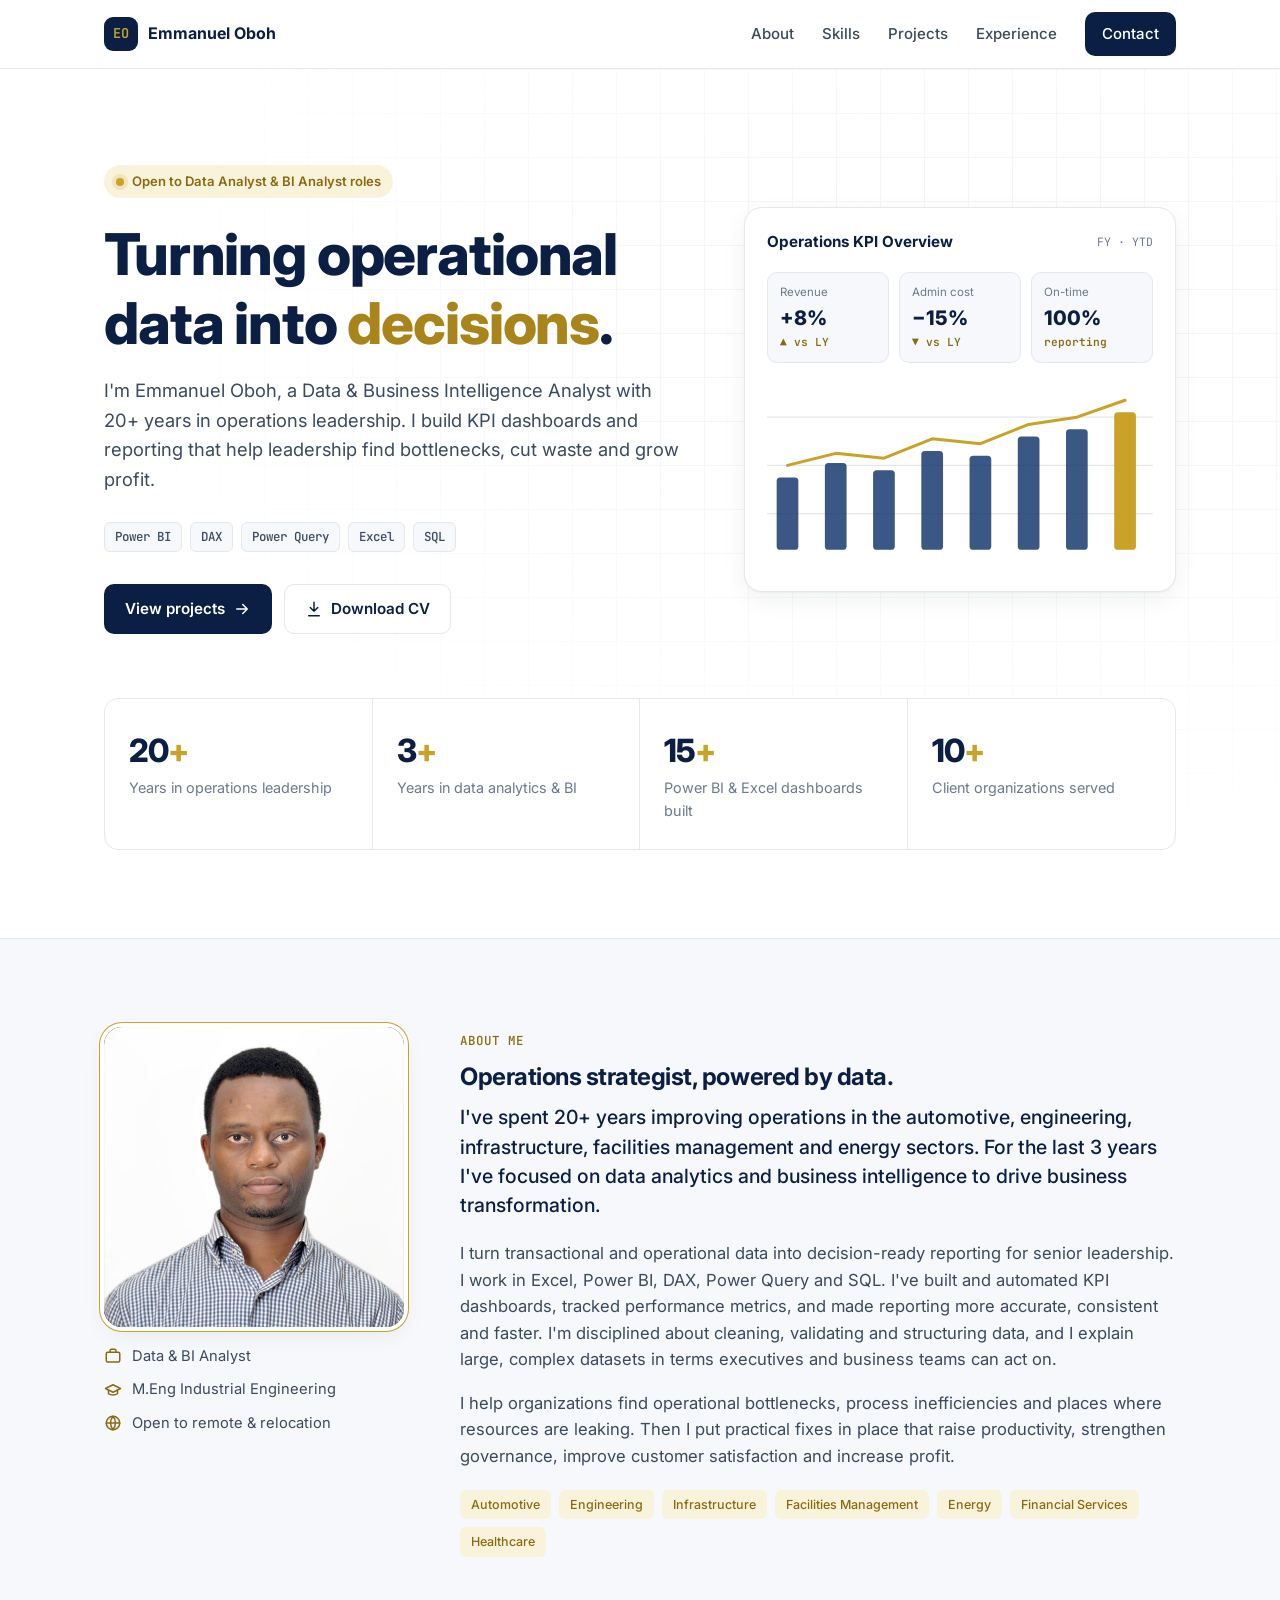
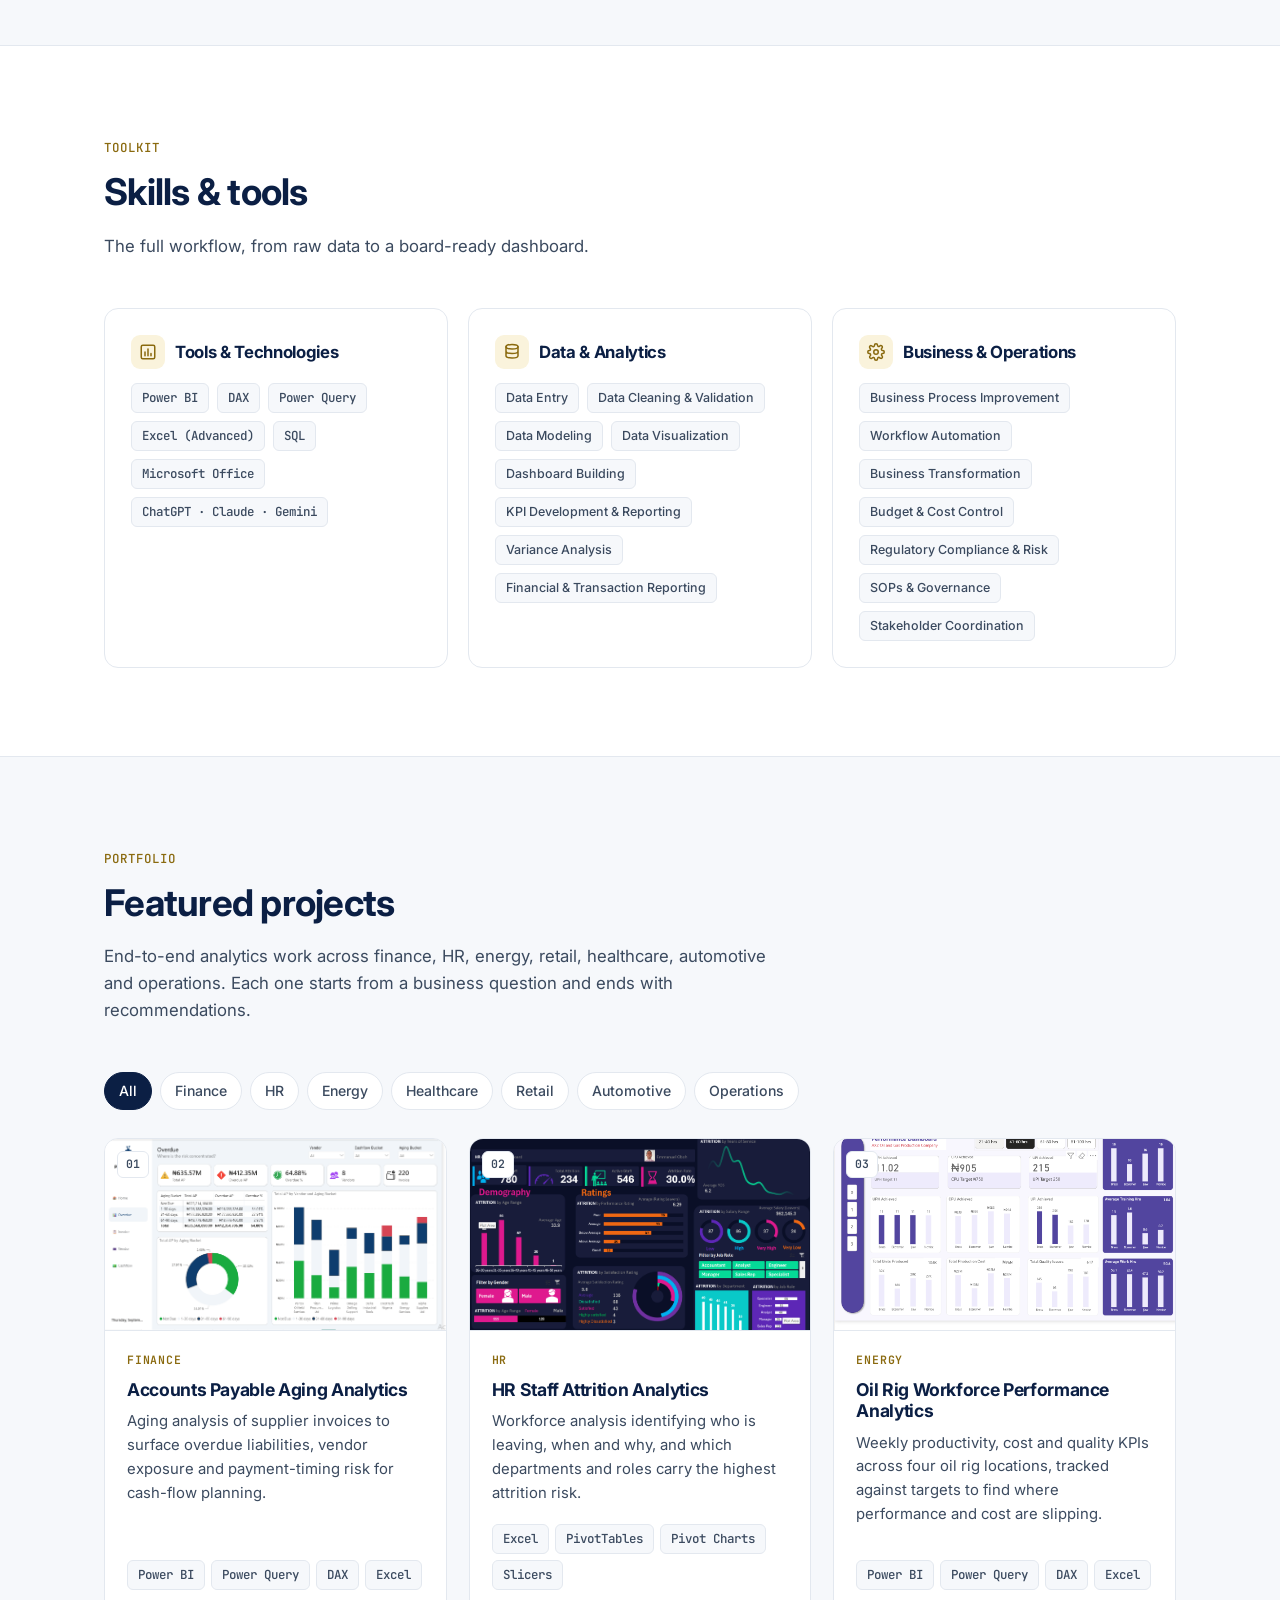
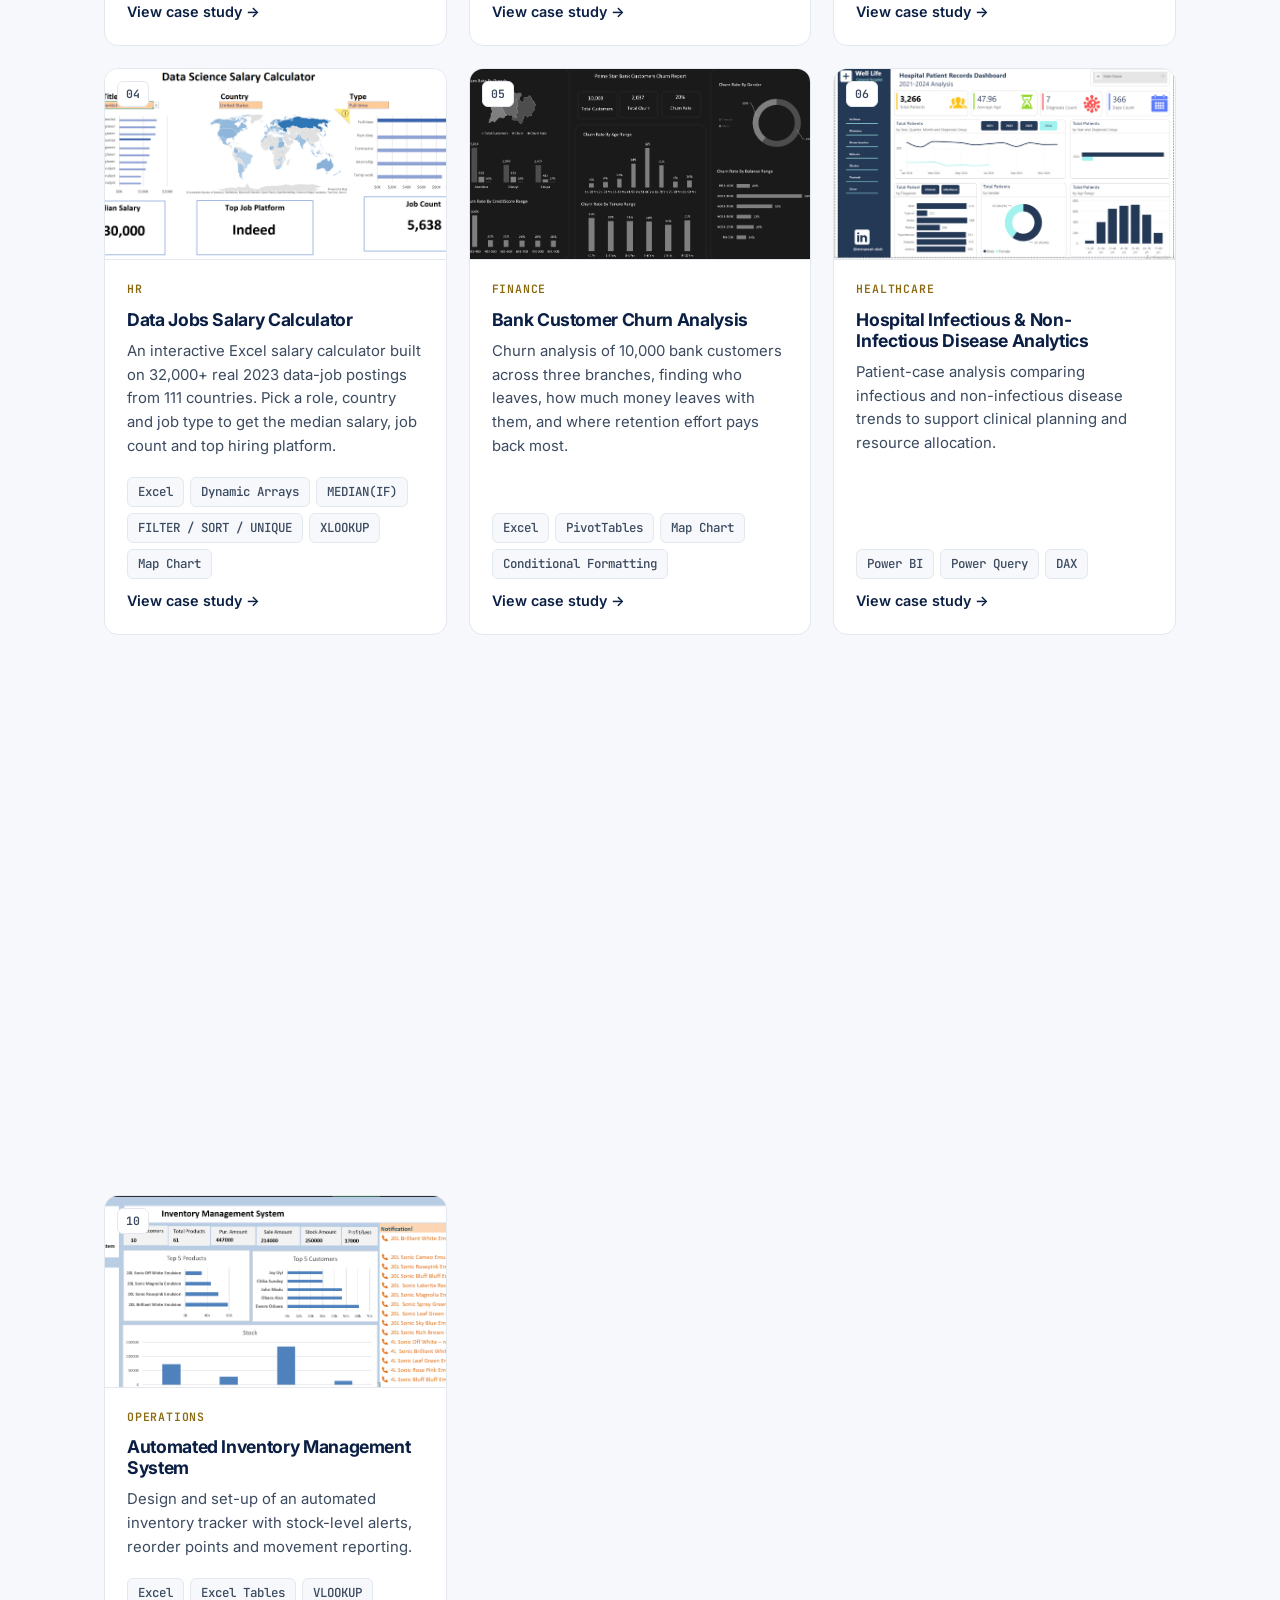
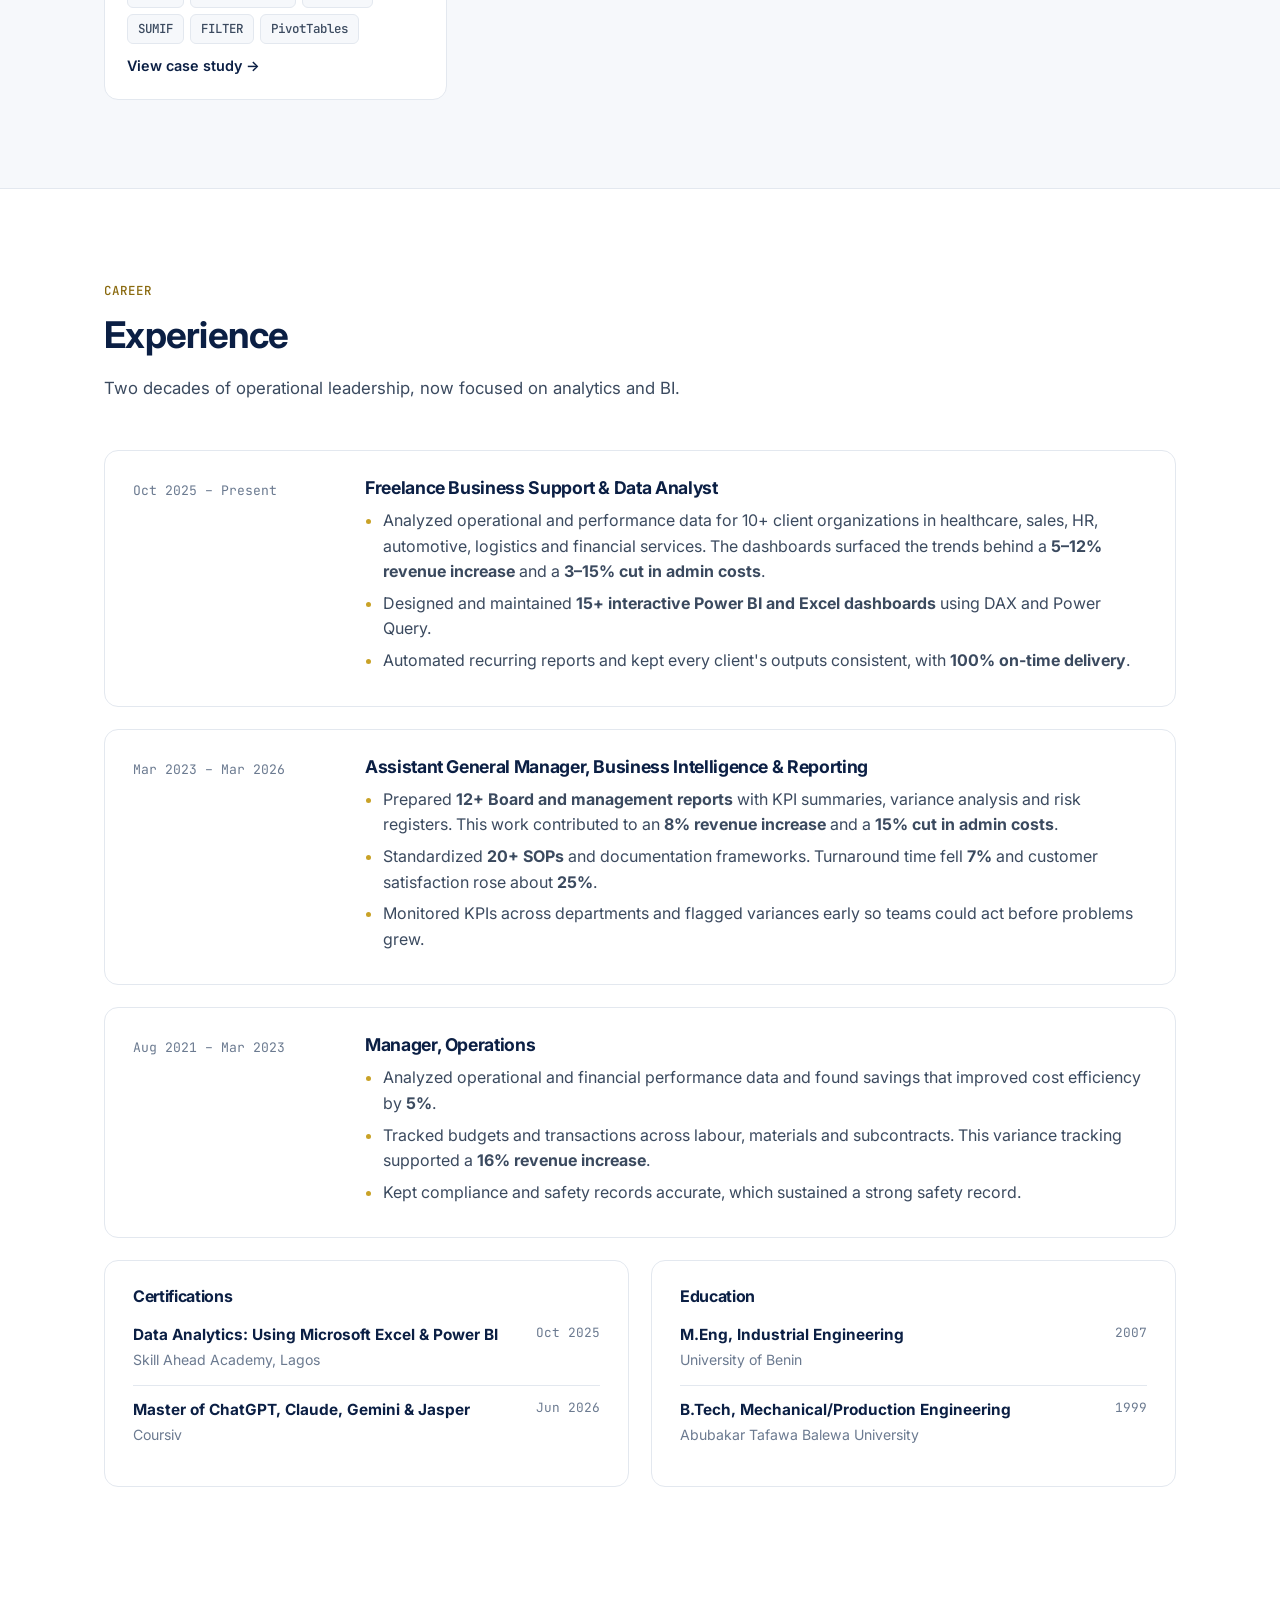
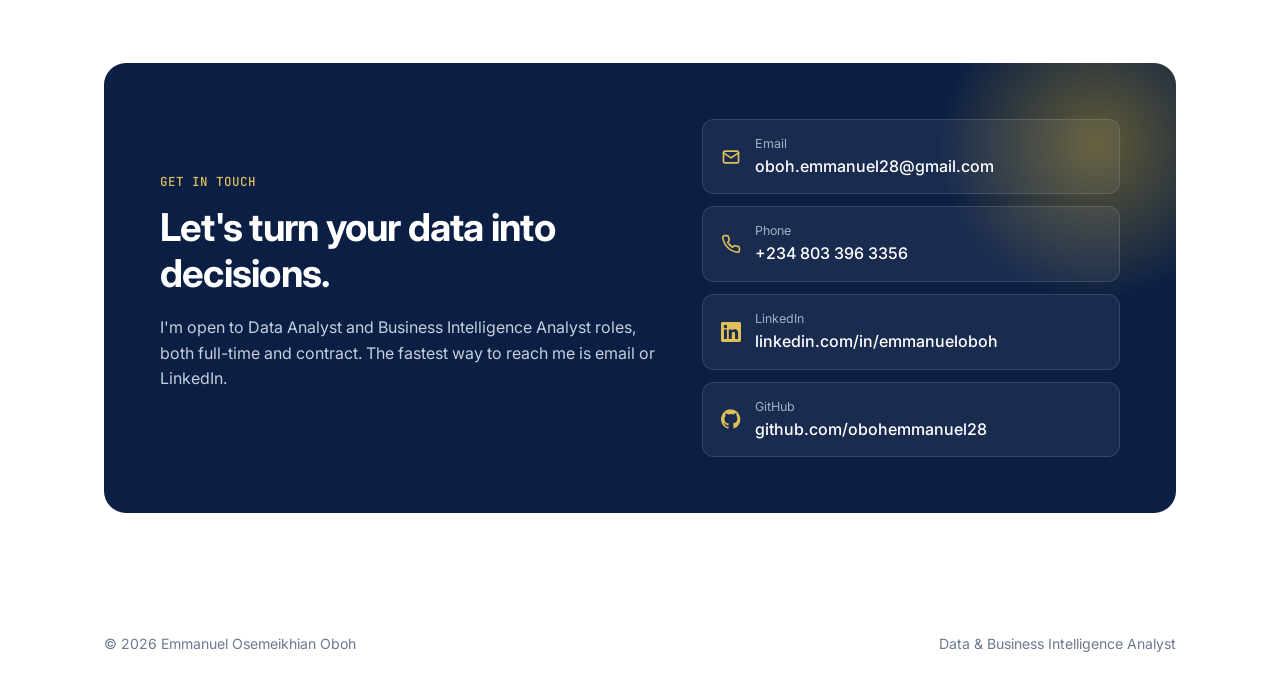
<file: index.html>
<!DOCTYPE html>
<html lang="en">
<head>
  <meta charset="UTF-8">
  <meta name="viewport" content="width=device-width, initial-scale=1.0">
  <title>Emmanuel Oboh | Data & BI Analyst</title>
  <meta name="description" content="Emmanuel Osemeikhian Oboh: Data and Business Intelligence Analyst. 20+ years of operations leadership, now turning operational and financial data into decision-ready Power BI, Excel and SQL reporting.">
  <meta property="og:title" content="Emmanuel Oboh | Data & BI Analyst">
  <meta property="og:description" content="Operations strategist turned Data & BI Analyst. Power BI · Excel · DAX · Power Query · SQL.">
  <meta property="og:type" content="website">
  <meta property="og:url" content="https://obohemmanuel28.github.io/">
  <meta property="og:image" content="https://obohemmanuel28.github.io/assets/emmanuel-oboh.jpg">
  <meta name="twitter:card" content="summary">
  <link rel="canonical" href="https://obohemmanuel28.github.io/">
  <link rel="icon" href="data:image/svg+xml,<svg xmlns='http://www.w3.org/2000/svg' viewBox='0 0 32 32'><rect width='32' height='32' rx='7' fill='%230b1f44'/><rect x='7' y='17' width='4' height='8' rx='1' fill='%23c9a227'/><rect x='14' y='11' width='4' height='14' rx='1' fill='white'/><rect x='21' y='7' width='4' height='18' rx='1' fill='white'/></svg>">
  <link rel="preconnect" href="https://fonts.googleapis.com">
  <link rel="preconnect" href="https://fonts.gstatic.com" crossorigin>
  <link href="https://fonts.googleapis.com/css2?family=Inter:wght@400;500;600;700;800&family=JetBrains+Mono:wght@500;600&display=swap" rel="stylesheet">
  <link rel="stylesheet" href="css/style.css?v=1">
</head>
<body>

  <!-- ================= NAV ================= -->
  <header class="nav">
    <div class="container nav-inner">
      <a href="#top" class="brand"><span class="brand-mark">EO</span> Emmanuel Oboh</a>
      <button class="nav-toggle" aria-label="Open menu" aria-expanded="false">
        <svg viewBox="0 0 24 24" fill="none" stroke="currentColor" stroke-width="2" stroke-linecap="round"><path d="M4 7h16M4 12h16M4 17h16"/></svg>
      </button>
      <nav class="nav-links">
        <a href="#about">About</a>
        <a href="#skills">Skills</a>
        <a href="#projects">Projects</a>
        <a href="#experience">Experience</a>
        <a href="#contact" class="btn btn-primary">Contact</a>
      </nav>
    </div>
  </header>

  <main id="top">
    <!-- ================= HERO ================= -->
    <section class="hero">
      <div class="container hero-grid">
        <div>
          <span class="status-pill"><span class="dot"></span> Open to Data Analyst &amp; BI Analyst roles</span>
          <h1>Turning operational data into <span class="accent">decisions</span>.</h1>
          <p class="lead">I'm Emmanuel Oboh, a Data &amp; Business Intelligence Analyst with 20+ years in operations leadership. I build KPI dashboards and reporting that help leadership find bottlenecks, cut waste and grow profit.</p>
          <div class="hero-tags">
            <span class="tag mono">Power BI</span>
            <span class="tag mono">DAX</span>
            <span class="tag mono">Power Query</span>
            <span class="tag mono">Excel</span>
            <span class="tag mono">SQL</span>
          </div>
          <div class="hero-cta">
            <a href="#projects" class="btn btn-primary">View projects
              <svg viewBox="0 0 24 24" fill="none" stroke="currentColor" stroke-width="2" stroke-linecap="round" stroke-linejoin="round"><path d="M5 12h14M13 6l6 6-6 6"/></svg>
            </a>
            <a href="assets/cv/Emmanuel-Oboh-CV.pdf" class="btn btn-ghost" download>
              <svg viewBox="0 0 24 24" fill="none" stroke="currentColor" stroke-width="2" stroke-linecap="round" stroke-linejoin="round"><path d="M12 3v12M7 10l5 5 5-5M5 21h14"/></svg>
              Download CV
            </a>
          </div>
        </div>

        <!-- Decorative mini dashboard -->
        <div class="hero-card" aria-hidden="true">
          <div class="hc-head">
            <span class="hc-title">Operations KPI Overview</span>
            <span class="hc-sub">FY · YTD</span>
          </div>
          <div class="hc-kpis">
            <div class="hc-kpi"><div class="l">Revenue</div><div class="v">+8%</div><div class="d">▲ vs LY</div></div>
            <div class="hc-kpi"><div class="l">Admin cost</div><div class="v">−15%</div><div class="d">▼ vs LY</div></div>
            <div class="hc-kpi"><div class="l">On-time</div><div class="v">100%</div><div class="d">reporting</div></div>
          </div>
          <svg class="hc-chart" viewBox="0 0 320 150">
            <g stroke="#e3e8ef"><line x1="0" x2="320" y1="30" y2="30"/><line x1="0" x2="320" y1="70" y2="70"/><line x1="0" x2="320" y1="110" y2="110"/></g>
            <g fill="#1a3a6e" opacity=".85">
              <rect x="8" y="80" width="18" height="60" rx="3"/><rect x="48" y="68" width="18" height="72" rx="3"/>
              <rect x="88" y="74" width="18" height="66" rx="3"/><rect x="128" y="58" width="18" height="82" rx="3"/>
              <rect x="168" y="62" width="18" height="78" rx="3"/><rect x="208" y="46" width="18" height="94" rx="3"/>
              <rect x="248" y="40" width="18" height="100" rx="3"/>
            </g>
            <rect x="288" y="26" width="18" height="114" rx="3" fill="#c9a227"/>
            <polyline points="17,70 57,60 97,64 137,48 177,52 217,36 257,30 297,16" fill="none" stroke="#c9a227" stroke-width="2.5" stroke-linecap="round" stroke-linejoin="round"/>
          </svg>
        </div>
      </div>

      <div class="container" style="margin-top:64px; position:relative;">
        <div class="stats">
          <div class="stat"><div class="num">20<span>+</span></div><div class="lbl">Years in operations leadership</div></div>
          <div class="stat"><div class="num">3<span>+</span></div><div class="lbl">Years in data analytics &amp; BI</div></div>
          <div class="stat"><div class="num">15<span>+</span></div><div class="lbl">Power BI &amp; Excel dashboards built</div></div>
          <div class="stat"><div class="num">10<span>+</span></div><div class="lbl">Client organizations served</div></div>
        </div>
      </div>
    </section>

    <!-- ================= ABOUT ================= -->
    <section id="about" class="section-alt">
      <div class="container about-grid">
        <div class="reveal">
          <div class="avatar"><img src="assets/emmanuel-oboh.jpg" alt="Emmanuel Oboh, Data &amp; BI Analyst" width="600" height="600"></div>
          <div class="about-meta">
            <div><svg viewBox="0 0 24 24" fill="none" stroke="currentColor" stroke-width="2" stroke-linecap="round" stroke-linejoin="round"><rect x="3" y="7" width="18" height="13" rx="2"/><path d="M8 7V5a2 2 0 0 1 2-2h4a2 2 0 0 1 2 2v2"/></svg> Data &amp; BI Analyst</div>
            <div><svg viewBox="0 0 24 24" fill="none" stroke="currentColor" stroke-width="2" stroke-linecap="round" stroke-linejoin="round"><path d="M22 10 12 5 2 10l10 5 10-5z"/><path d="M6 12v5c3 2 9 2 12 0v-5"/></svg> M.Eng Industrial Engineering</div>
            <div><svg viewBox="0 0 24 24" fill="none" stroke="currentColor" stroke-width="2" stroke-linecap="round" stroke-linejoin="round"><circle cx="12" cy="12" r="9"/><path d="M3 12h18M12 3a14 14 0 0 1 0 18M12 3a14 14 0 0 0 0 18"/></svg> Open to remote &amp; relocation</div>
          </div>
        </div>
        <div class="about-body reveal">
          <span class="eyebrow">About me</span>
          <h2>Operations strategist, powered by data.</h2>
          <p class="big">I've spent 20+ years improving operations in the automotive, engineering, infrastructure, facilities management and energy sectors. For the last 3 years I've focused on data analytics and business intelligence to drive business transformation.</p>
          <p>I turn transactional and operational data into decision-ready reporting for senior leadership. I work in Excel, Power BI, DAX, Power Query and SQL. I've built and automated KPI dashboards, tracked performance metrics, and made reporting more accurate, consistent and faster. I'm disciplined about cleaning, validating and structuring data, and I explain large, complex datasets in terms executives and business teams can act on.</p>
          <p>I help organizations find operational bottlenecks, process inefficiencies and places where resources are leaking. Then I put practical fixes in place that raise productivity, strengthen governance, improve customer satisfaction and increase profit.</p>
          <div class="industries">
            <span class="tag accent">Automotive</span>
            <span class="tag accent">Engineering</span>
            <span class="tag accent">Infrastructure</span>
            <span class="tag accent">Facilities Management</span>
            <span class="tag accent">Energy</span>
            <span class="tag accent">Financial Services</span>
            <span class="tag accent">Healthcare</span>
          </div>
        </div>
      </div>
    </section>

    <!-- ================= SKILLS ================= -->
    <section id="skills">
      <div class="container">
        <div class="section-head reveal">
          <span class="eyebrow">Toolkit</span>
          <h2>Skills &amp; tools</h2>
          <p>The full workflow, from raw data to a board-ready dashboard.</p>
        </div>
        <div class="skills-grid">
          <div class="skill-card reveal">
            <h3><span class="ic"><svg viewBox="0 0 24 24" fill="none" stroke="currentColor" stroke-width="2" stroke-linecap="round" stroke-linejoin="round"><rect x="3" y="3" width="18" height="18" rx="2"/><path d="M8 17v-5M12 17V8M16 17v-3"/></svg></span>Tools &amp; Technologies</h3>
            <div class="skill-list">
              <span class="tag mono">Power BI</span>
              <span class="tag mono">DAX</span>
              <span class="tag mono">Power Query</span>
              <span class="tag mono">Excel (Advanced)</span>
              <span class="tag mono">SQL</span>
              <span class="tag mono">Microsoft Office</span>
              <span class="tag mono">ChatGPT · Claude · Gemini</span>
            </div>
          </div>
          <div class="skill-card reveal">
            <h3><span class="ic"><svg viewBox="0 0 24 24" fill="none" stroke="currentColor" stroke-width="2" stroke-linecap="round" stroke-linejoin="round"><ellipse cx="12" cy="5" rx="8" ry="3"/><path d="M4 5v6c0 1.7 3.6 3 8 3s8-1.3 8-3V5M4 11v6c0 1.7 3.6 3 8 3s8-1.3 8-3v-6"/></svg></span>Data &amp; Analytics</h3>
            <div class="skill-list">
              <span class="tag">Data Entry</span>
              <span class="tag">Data Cleaning &amp; Validation</span>
              <span class="tag">Data Modeling</span>
              <span class="tag">Data Visualization</span>
              <span class="tag">Dashboard Building</span>
              <span class="tag">KPI Development &amp; Reporting</span>
              <span class="tag">Variance Analysis</span>
              <span class="tag">Financial &amp; Transaction Reporting</span>
            </div>
          </div>
          <div class="skill-card reveal">
            <h3><span class="ic"><svg viewBox="0 0 24 24" fill="none" stroke="currentColor" stroke-width="2" stroke-linecap="round" stroke-linejoin="round"><circle cx="12" cy="12" r="3"/><path d="M19.4 15a1.7 1.7 0 0 0 .3 1.8l.1.1a2 2 0 1 1-2.8 2.8l-.1-.1a1.7 1.7 0 0 0-1.8-.3 1.7 1.7 0 0 0-1 1.5V21a2 2 0 1 1-4 0v-.1a1.7 1.7 0 0 0-1.1-1.5 1.7 1.7 0 0 0-1.8.3l-.1.1a2 2 0 1 1-2.8-2.8l.1-.1a1.7 1.7 0 0 0 .3-1.8 1.7 1.7 0 0 0-1.5-1H3a2 2 0 1 1 0-4h.1a1.7 1.7 0 0 0 1.5-1.1 1.7 1.7 0 0 0-.3-1.8l-.1-.1a2 2 0 1 1 2.8-2.8l.1.1a1.7 1.7 0 0 0 1.8.3H9a1.7 1.7 0 0 0 1-1.5V3a2 2 0 1 1 4 0v.1a1.7 1.7 0 0 0 1 1.5 1.7 1.7 0 0 0 1.8-.3l.1-.1a2 2 0 1 1 2.8 2.8l-.1.1a1.7 1.7 0 0 0-.3 1.8V9a1.7 1.7 0 0 0 1.5 1H21a2 2 0 1 1 0 4h-.1a1.7 1.7 0 0 0-1.5 1z"/></svg></span>Business &amp; Operations</h3>
            <div class="skill-list">
              <span class="tag">Business Process Improvement</span>
              <span class="tag">Workflow Automation</span>
              <span class="tag">Business Transformation</span>
              <span class="tag">Budget &amp; Cost Control</span>
              <span class="tag">Regulatory Compliance &amp; Risk</span>
              <span class="tag">SOPs &amp; Governance</span>
              <span class="tag">Stakeholder Coordination</span>
            </div>
          </div>
        </div>
      </div>
    </section>

    <!-- ================= PROJECTS ================= -->
    <section id="projects" class="section-alt">
      <div class="container">
        <div class="section-head reveal">
          <span class="eyebrow">Portfolio</span>
          <h2>Featured projects</h2>
          <p>End-to-end analytics work across finance, HR, energy, retail, healthcare, automotive and operations. Each one starts from a business question and ends with recommendations.</p>
        </div>
        <div class="filters" id="project-filters"></div>
        <div class="projects-grid" id="projects-grid"></div>
      </div>
    </section>

    <!-- ================= EXPERIENCE ================= -->
    <section id="experience">
      <div class="container">
        <div class="section-head reveal">
          <span class="eyebrow">Career</span>
          <h2>Experience</h2>
          <p>Two decades of operational leadership, now focused on analytics and BI.</p>
        </div>
        <div class="timeline">
          <article class="tl-item reveal">
            <div class="tl-date">Oct 2025 – Present</div>
            <div>
              <h3>Freelance Business Support &amp; Data Analyst</h3>
              <ul>
                <li>Analyzed operational and performance data for 10+ client organizations in healthcare, sales, HR, automotive, logistics and financial services. The dashboards surfaced the trends behind a <strong>5–12% revenue increase</strong> and a <strong>3–15% cut in admin costs</strong>.</li>
                <li>Designed and maintained <strong>15+ interactive Power BI and Excel dashboards</strong> using DAX and Power Query.</li>
                <li>Automated recurring reports and kept every client's outputs consistent, with <strong>100% on-time delivery</strong>.</li>
              </ul>
            </div>
          </article>
          <article class="tl-item reveal">
            <div class="tl-date">Mar 2023 – Mar 2026</div>
            <div>
              <h3>Assistant General Manager, Business Intelligence &amp; Reporting</h3>
              <ul>
                <li>Prepared <strong>12+ Board and management reports</strong> with KPI summaries, variance analysis and risk registers. This work contributed to an <strong>8% revenue increase</strong> and a <strong>15% cut in admin costs</strong>.</li>
                <li>Standardized <strong>20+ SOPs</strong> and documentation frameworks. Turnaround time fell <strong>7%</strong> and customer satisfaction rose about <strong>25%</strong>.</li>
                <li>Monitored KPIs across departments and flagged variances early so teams could act before problems grew.</li>
              </ul>
            </div>
          </article>
          <article class="tl-item reveal">
            <div class="tl-date">Aug 2021 – Mar 2023</div>
            <div>
              <h3>Manager, Operations</h3>
              <ul>
                <li>Analyzed operational and financial performance data and found savings that improved cost efficiency by <strong>5%</strong>.</li>
                <li>Tracked budgets and transactions across labour, materials and subcontracts. This variance tracking supported a <strong>16% revenue increase</strong>.</li>
                <li>Kept compliance and safety records accurate, which sustained a strong safety record.</li>
              </ul>
            </div>
          </article>
        </div>

        <div class="creds">
          <div class="cred-card reveal">
            <h3>Certifications</h3>
            <div class="cred"><div><strong>Data Analytics: Using Microsoft Excel &amp; Power BI</strong><span>Skill Ahead Academy, Lagos</span></div><span class="yr">Oct 2025</span></div>
            <div class="cred"><div><strong>Master of ChatGPT, Claude, Gemini &amp; Jasper</strong><span>Coursiv</span></div><span class="yr">Jun 2026</span></div>
          </div>
          <div class="cred-card reveal">
            <h3>Education</h3>
            <div class="cred"><div><strong>M.Eng, Industrial Engineering</strong><span>University of Benin</span></div><span class="yr">2007</span></div>
            <div class="cred"><div><strong>B.Tech, Mechanical/Production Engineering</strong><span>Abubakar Tafawa Balewa University</span></div><span class="yr">1999</span></div>
          </div>
        </div>
      </div>
    </section>

    <!-- ================= CONTACT ================= -->
    <section id="contact">
      <div class="container">
        <div class="contact-card reveal">
          <div style="position:relative; z-index:1;">
            <span class="eyebrow">Get in touch</span>
            <h2>Let's turn your data into decisions.</h2>
            <p>I'm open to Data Analyst and Business Intelligence Analyst roles, both full-time and contract. The fastest way to reach me is email or LinkedIn.</p>
          </div>
          <div class="contact-links">
            <a class="contact-link" href="mailto:oboh.emmanuel28@gmail.com">
              <svg viewBox="0 0 24 24" fill="none" stroke="currentColor" stroke-width="2" stroke-linecap="round" stroke-linejoin="round"><rect x="3" y="5" width="18" height="14" rx="2"/><path d="m3 7 9 6 9-6"/></svg>
              <span><small>Email</small>oboh.emmanuel28@gmail.com</span>
            </a>
            <a class="contact-link" href="tel:+2348033963356">
              <svg viewBox="0 0 24 24" fill="none" stroke="currentColor" stroke-width="2" stroke-linecap="round" stroke-linejoin="round"><path d="M22 16.9v3a2 2 0 0 1-2.2 2 19.8 19.8 0 0 1-8.6-3.1 19.5 19.5 0 0 1-6-6A19.8 19.8 0 0 1 2.1 4.2 2 2 0 0 1 4.1 2h3a2 2 0 0 1 2 1.7c.1 1 .4 1.9.7 2.8a2 2 0 0 1-.5 2.1L8 9.9a16 16 0 0 0 6 6l1.3-1.3a2 2 0 0 1 2.1-.4c.9.3 1.8.6 2.8.7a2 2 0 0 1 1.7 2z"/></svg>
              <span><small>Phone</small>+234 803 396 3356</span>
            </a>
            <a class="contact-link" href="https://www.linkedin.com/in/emmanueloboh" target="_blank" rel="noopener">
              <svg viewBox="0 0 24 24" fill="currentColor"><path d="M20.45 20.45h-3.56v-5.57c0-1.33-.02-3.04-1.85-3.04-1.85 0-2.14 1.45-2.14 2.94v5.67H9.34V9h3.42v1.56h.05c.48-.9 1.64-1.85 3.37-1.85 3.6 0 4.27 2.37 4.27 5.46v6.28zM5.34 7.43a2.06 2.06 0 1 1 0-4.13 2.06 2.06 0 0 1 0 4.13zM7.12 20.45H3.56V9h3.56v11.45zM22.22 0H1.77C.79 0 0 .77 0 1.73v20.54C0 23.23.79 24 1.77 24h20.45c.98 0 1.78-.77 1.78-1.73V1.73C24 .77 23.2 0 22.22 0z"/></svg>
              <span><small>LinkedIn</small>linkedin.com/in/emmanueloboh</span>
            </a>
            <a class="contact-link" href="https://github.com/obohemmanuel28" target="_blank" rel="noopener">
              <svg viewBox="0 0 24 24" fill="currentColor"><path d="M12 .3a12 12 0 0 0-3.8 23.4c.6.1.8-.3.8-.6v-2c-3.3.7-4-1.6-4-1.6-.6-1.4-1.4-1.8-1.4-1.8-1-.7.1-.7.1-.7 1.2.1 1.8 1.2 1.8 1.2 1 1.8 2.8 1.3 3.5 1 0-.8.4-1.3.7-1.6-2.7-.3-5.5-1.3-5.5-5.9 0-1.3.5-2.4 1.2-3.2 0-.3-.5-1.5.2-3.2 0 0 1-.3 3.3 1.2a11.5 11.5 0 0 1 6 0C17.3 4.6 18.3 5 18.3 5c.7 1.7.2 2.9.1 3.2.8.8 1.2 1.9 1.2 3.2 0 4.6-2.8 5.6-5.5 5.9.4.4.8 1.1.8 2.2v3.3c0 .3.2.7.8.6A12 12 0 0 0 12 .3"/></svg>
              <span><small>GitHub</small>github.com/obohemmanuel28</span>
            </a>
          </div>
        </div>
      </div>
    </section>
  </main>

  <footer>
    <div class="container footer-inner">
      <span>© <span data-year></span> Emmanuel Osemeikhian Oboh</span>
      <span>Data &amp; Business Intelligence Analyst</span>
    </div>
  </footer>

  <script src="js/projects.js?v=1"></script>
  <script src="js/main.js?v=1"></script>
</body>
</html>
</file>
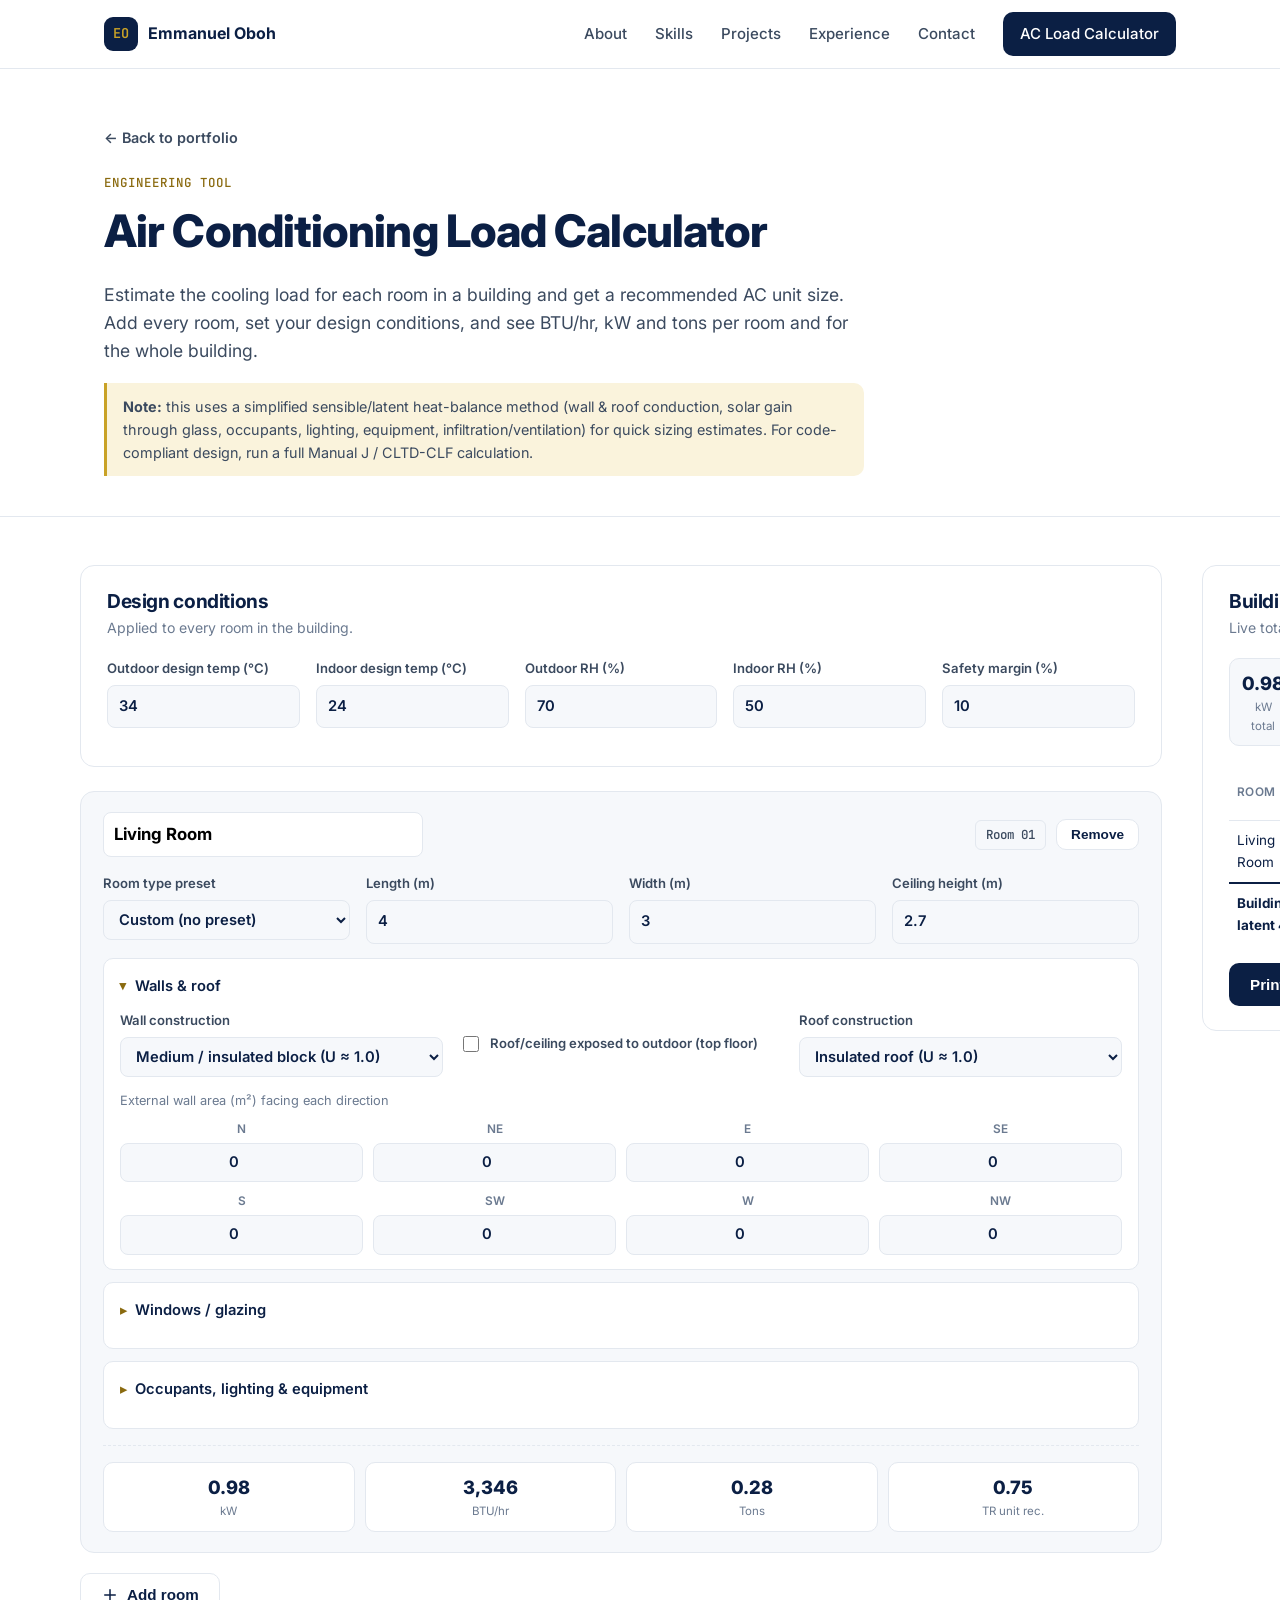
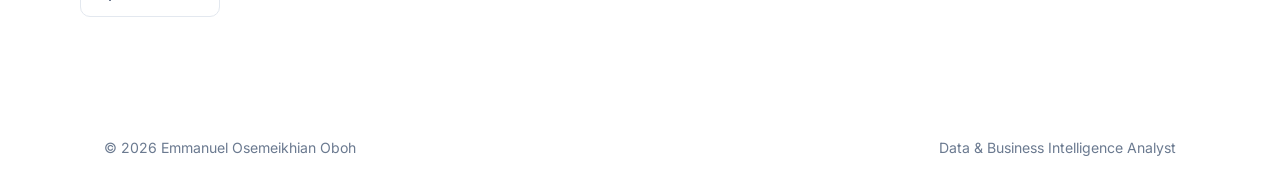
<file: ac-load-calculator.html>
<!DOCTYPE html>
<html lang="en">
<head>
  <meta charset="UTF-8">
  <meta name="viewport" content="width=device-width, initial-scale=1.0">
  <title>AC Load Calculator | Emmanuel Oboh</title>
  <meta name="description" content="Free room-by-room air conditioning cooling load calculator. Estimate BTU/hr, kW and recommended AC unit size using a simplified ASHRAE-style heat balance.">
  <meta property="og:title" content="AC Load Calculator | Emmanuel Oboh">
  <meta property="og:description" content="Room-by-room air conditioning cooling load calculator — BTU/hr, kW, tons and recommended unit size.">
  <meta property="og:type" content="website">
  <meta property="og:url" content="https://obohemmanuel28.github.io/ac-load-calculator.html">
  <link rel="canonical" href="https://obohemmanuel28.github.io/ac-load-calculator.html">
  <link rel="icon" href="data:image/svg+xml,<svg xmlns='http://www.w3.org/2000/svg' viewBox='0 0 32 32'><rect width='32' height='32' rx='7' fill='%230b1f44'/><rect x='7' y='17' width='4' height='8' rx='1' fill='%23c9a227'/><rect x='14' y='11' width='4' height='14' rx='1' fill='white'/><rect x='21' y='7' width='4' height='18' rx='1' fill='white'/></svg>">
  <link rel="preconnect" href="https://fonts.googleapis.com">
  <link rel="preconnect" href="https://fonts.gstatic.com" crossorigin>
  <link href="https://fonts.googleapis.com/css2?family=Inter:wght@400;500;600;700;800&family=JetBrains+Mono:wght@500;600&display=swap" rel="stylesheet">
  <link rel="stylesheet" href="css/style.css?v=2">
</head>
<body>

  <header class="nav">
    <div class="container nav-inner">
      <a href="index.html" class="brand"><span class="brand-mark">EO</span> Emmanuel Oboh</a>
      <button class="nav-toggle" aria-label="Open menu" aria-expanded="false">
        <svg viewBox="0 0 24 24" fill="none" stroke="currentColor" stroke-width="2" stroke-linecap="round"><path d="M4 7h16M4 12h16M4 17h16"/></svg>
      </button>
      <nav class="nav-links">
        <a href="index.html#about">About</a>
        <a href="index.html#skills">Skills</a>
        <a href="index.html#projects">Projects</a>
        <a href="index.html#experience">Experience</a>
        <a href="index.html#contact">Contact</a>
        <a href="ac-load-calculator.html" class="btn btn-primary">AC Load Calculator</a>
      </nav>
    </div>
  </header>

  <main>
    <section class="calc-hero">
      <div class="container">
        <a class="back-link" href="index.html#projects">← Back to portfolio</a>
        <span class="eyebrow" style="display:block">Engineering Tool</span>
        <h1>Air Conditioning Load Calculator</h1>
        <p class="lead">Estimate the cooling load for each room in a building and get a recommended AC unit size. Add every room, set your design conditions, and see BTU/hr, kW and tons per room and for the whole building.</p>
        <p class="calc-note"><strong>Note:</strong> this uses a simplified sensible/latent heat-balance method (wall &amp; roof conduction, solar gain through glass, occupants, lighting, equipment, infiltration/ventilation) for quick sizing estimates. For code-compliant design, run a full Manual J / CLTD-CLF calculation.</p>
      </div>
    </section>

    <div class="container calc-layout">
      <div>
        <div class="calc-panel no-print">
          <h2>Design conditions</h2>
          <p class="sub">Applied to every room in the building.</p>
          <div id="building-form"></div>
        </div>

        <div id="rooms"></div>

        <button type="button" id="add-room" class="btn btn-ghost no-print">
          <svg viewBox="0 0 24 24" fill="none" stroke="currentColor" stroke-width="2" stroke-linecap="round" stroke-linejoin="round"><path d="M12 5v14M5 12h14"/></svg>
          Add room
        </button>
      </div>

      <aside class="calc-sidebar">
        <div class="calc-panel">
          <h2>Building summary</h2>
          <p class="sub">Live totals across all rooms.</p>
          <div id="summary"></div>
          <div class="calc-actions">
            <button type="button" id="print-report" class="btn btn-primary">Print / save report</button>
          </div>
        </div>
      </aside>
    </div>
  </main>

  <footer>
    <div class="container footer-inner">
      <span>© <span data-year></span> Emmanuel Osemeikhian Oboh</span>
      <span>Data &amp; Business Intelligence Analyst</span>
    </div>
  </footer>

  <script src="js/ac-calculator.js?v=1"></script>
  <script src="js/ac-calculator-ui.js?v=1"></script>
  <script>
    document.querySelectorAll("[data-year]").forEach(el => (el.textContent = new Date().getFullYear()));
    const toggle = document.querySelector(".nav-toggle");
    const links = document.querySelector(".nav-links");
    if (toggle && links) {
      toggle.addEventListener("click", () => {
        const open = links.classList.toggle("open");
        toggle.setAttribute("aria-expanded", open);
      });
    }
  </script>
</body>
</html>
</file>
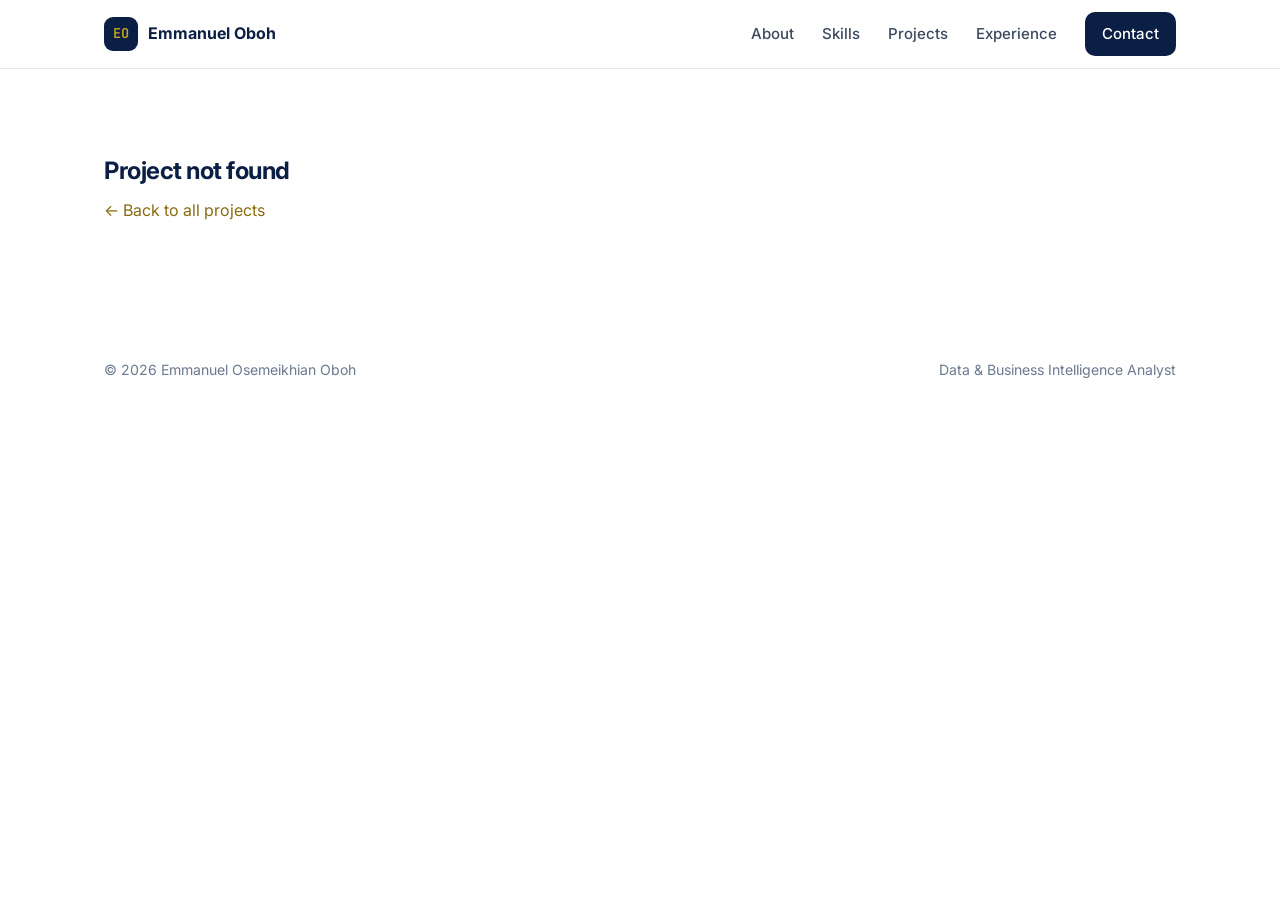
<file: project.html>
<!DOCTYPE html>
<html lang="en">
<head>
  <meta charset="UTF-8">
  <meta name="viewport" content="width=device-width, initial-scale=1.0">
  <title>Case Study | Emmanuel Oboh</title>
  <meta name="description" content="Data analytics case study by Emmanuel Oboh, Data & BI Analyst.">
  <link rel="icon" href="data:image/svg+xml,<svg xmlns='http://www.w3.org/2000/svg' viewBox='0 0 32 32'><rect width='32' height='32' rx='7' fill='%230b1f44'/><rect x='7' y='17' width='4' height='8' rx='1' fill='%23c9a227'/><rect x='14' y='11' width='4' height='14' rx='1' fill='white'/><rect x='21' y='7' width='4' height='18' rx='1' fill='white'/></svg>">
  <link rel="preconnect" href="https://fonts.googleapis.com">
  <link rel="preconnect" href="https://fonts.gstatic.com" crossorigin>
  <link href="https://fonts.googleapis.com/css2?family=Inter:wght@400;500;600;700;800&family=JetBrains+Mono:wght@500;600&display=swap" rel="stylesheet">
  <link rel="stylesheet" href="css/style.css?v=1">
</head>
<body>

  <header class="nav">
    <div class="container nav-inner">
      <a href="index.html" class="brand"><span class="brand-mark">EO</span> Emmanuel Oboh</a>
      <button class="nav-toggle" aria-label="Open menu" aria-expanded="false">
        <svg viewBox="0 0 24 24" fill="none" stroke="currentColor" stroke-width="2" stroke-linecap="round"><path d="M4 7h16M4 12h16M4 17h16"/></svg>
      </button>
      <nav class="nav-links">
        <a href="index.html#about">About</a>
        <a href="index.html#skills">Skills</a>
        <a href="index.html#projects">Projects</a>
        <a href="index.html#experience">Experience</a>
        <a href="index.html#contact" class="btn btn-primary">Contact</a>
      </nav>
    </div>
  </header>

  <main id="case-study"></main>

  <footer>
    <div class="container footer-inner">
      <span>© <span data-year></span> Emmanuel Osemeikhian Oboh</span>
      <span>Data &amp; Business Intelligence Analyst</span>
    </div>
  </footer>

  <script src="js/projects.js?v=1"></script>
  <script src="js/main.js?v=1"></script>
  <script>
    (function () {
      const slug = new URLSearchParams(location.search).get("p");
      const idx = LIVE_PROJECTS.findIndex(p => p.slug === slug);
      const root = document.getElementById("case-study");

      if (idx === -1) {
        root.innerHTML = `<section><div class="container"><h1>Project not found</h1><p><a href="index.html#projects">← Back to all projects</a></p></div></section>`;
        return;
      }

      const p = LIVE_PROJECTS[idx];
      const prev = LIVE_PROJECTS[(idx - 1 + LIVE_PROJECTS.length) % LIVE_PROJECTS.length];
      const next = LIVE_PROJECTS[(idx + 1) % LIVE_PROJECTS.length];
      document.title = `${p.title} | Emmanuel Oboh`;

      const todo = (what) => `<div class="placeholder"><strong>To be added:</strong> ${what}</div>`;
      const list = (arr) => `<ul>${arr.map(x => `<li>${x}</li>`).join("")}</ul>`;

      const d = p.data || {};
      const tools = p.tools.length ? p.tools.join(", ") : "TBC";

      const linkBtns = [
        p.links.dashboard && `<a class="btn btn-primary" href="${p.links.dashboard}" target="_blank" rel="noopener">Open live dashboard ↗</a>`,
        p.links.github && `<a class="btn btn-ghost" href="${p.links.github}" target="_blank" rel="noopener">View on GitHub ↗</a>`,
        p.links.report && `<a class="btn btn-ghost" href="${p.links.report}" target="_blank" rel="noopener">Download report ↗</a>`
      ].filter(Boolean).join("");

      root.innerHTML = `
        <section class="cs-hero">
          <div class="container">
            <a class="back-link" href="index.html#projects">← All projects</a>
            <span class="eyebrow" style="display:block">${p.domain} · Project ${String(idx + 1).padStart(2, "0")}</span>
            <h1>${p.title}</h1>
            <p class="lead">${p.summary}</p>
            ${p.role ? `<p class="cs-role"><strong>My role:</strong> ${p.role}</p>` : ""}
            <dl class="cs-meta">
              <div><dt>Domain</dt><dd>${p.domain}</dd></div>
              <div><dt>Tools</dt><dd>${tools}</dd></div>
              <div><dt>Data source</dt><dd>${d.source || "TBC"}</dd></div>
              <div><dt>Dataset size</dt><dd>${d.size || "TBC"}</dd></div>
            </dl>
          </div>
        </section>

        <div class="container cs-body">
          <nav class="cs-toc">
            <a href="#problem">Business problem</a>
            <a href="#data">Data</a>
            <a href="#approach">Approach</a>
            <a href="#insights">Key insights</a>
            <a href="#dashboard">Dashboard</a>
            <a href="#recommendations">Recommendations</a>
          </nav>
          <div>
            <section class="cs-section" id="problem" style="padding:0">
              <h2>Business problem</h2>
              ${p.problem ? `<p>${p.problem}</p>` : todo("What question was the business trying to answer? Who needed the answer and why?")}
            </section>

            <section class="cs-section" id="data" style="padding:0">
              <h2>Data</h2>
              ${p.data ? `<p>${[d.source && `<strong>Source:</strong> ${d.source}`, d.size && `<strong>Size:</strong> ${d.size}`, d.period && `<strong>Period:</strong> ${d.period}`].filter(Boolean).join(" · ")}</p>${d.notes ? `<p>${d.notes}</p>` : ""}` : todo("Where the data came from, number of rows/columns, time period, and any cleaning issues you fixed.")}
            </section>

            <section class="cs-section" id="approach" style="padding:0">
              <h2>Approach</h2>
              ${p.approach.length ? list(p.approach) : todo("The steps you took, e.g. cleaning in Power Query → data model → DAX measures → dashboard design.")}
            </section>

            <section class="cs-section" id="insights" style="padding:0">
              <h2>Key insights</h2>
              ${p.insights.length
                ? `<div class="insights">${p.insights.map(x => `<div class="insight"><div class="v">${x.value}</div><div>${x.text}</div></div>`).join("")}</div>`
                : todo("3–5 findings, ideally with numbers (e.g. “Top 3 vendors hold 58% of overdue payables”).")}
            </section>

            <section class="cs-section" id="dashboard" style="padding:0">
              <h2>Dashboard</h2>
              ${p.gallery.length
                ? `<div class="gallery">${p.gallery.map(g => `<figure><img src="${g.src}" alt="${g.caption || p.title}" loading="lazy">${g.caption ? `<figcaption>${g.caption}</figcaption>` : ""}</figure>`).join("")}</div>`
                : todo(`Dashboard screenshots (PNG/JPG). Drop them into <code>assets/projects/${p.slug}/</code>.`)}
            </section>

            <section class="cs-section" id="recommendations" style="padding:0">
              <h2>Recommendations &amp; impact</h2>
              ${p.recommendations.length ? list(p.recommendations) : todo("What the business should do based on the findings, and the expected impact.")}
            </section>

            ${linkBtns ? `<div class="cs-links" style="margin-bottom:48px">${linkBtns}</div>` : ""}

            <nav class="cs-nav">
              <a href="project.html?p=${prev.slug}">← ${prev.title}</a>
              <a href="project.html?p=${next.slug}" style="text-align:right">${next.title} →</a>
            </nav>
          </div>
        </div>`;
    })();
  </script>
</body>
</html>
</file>
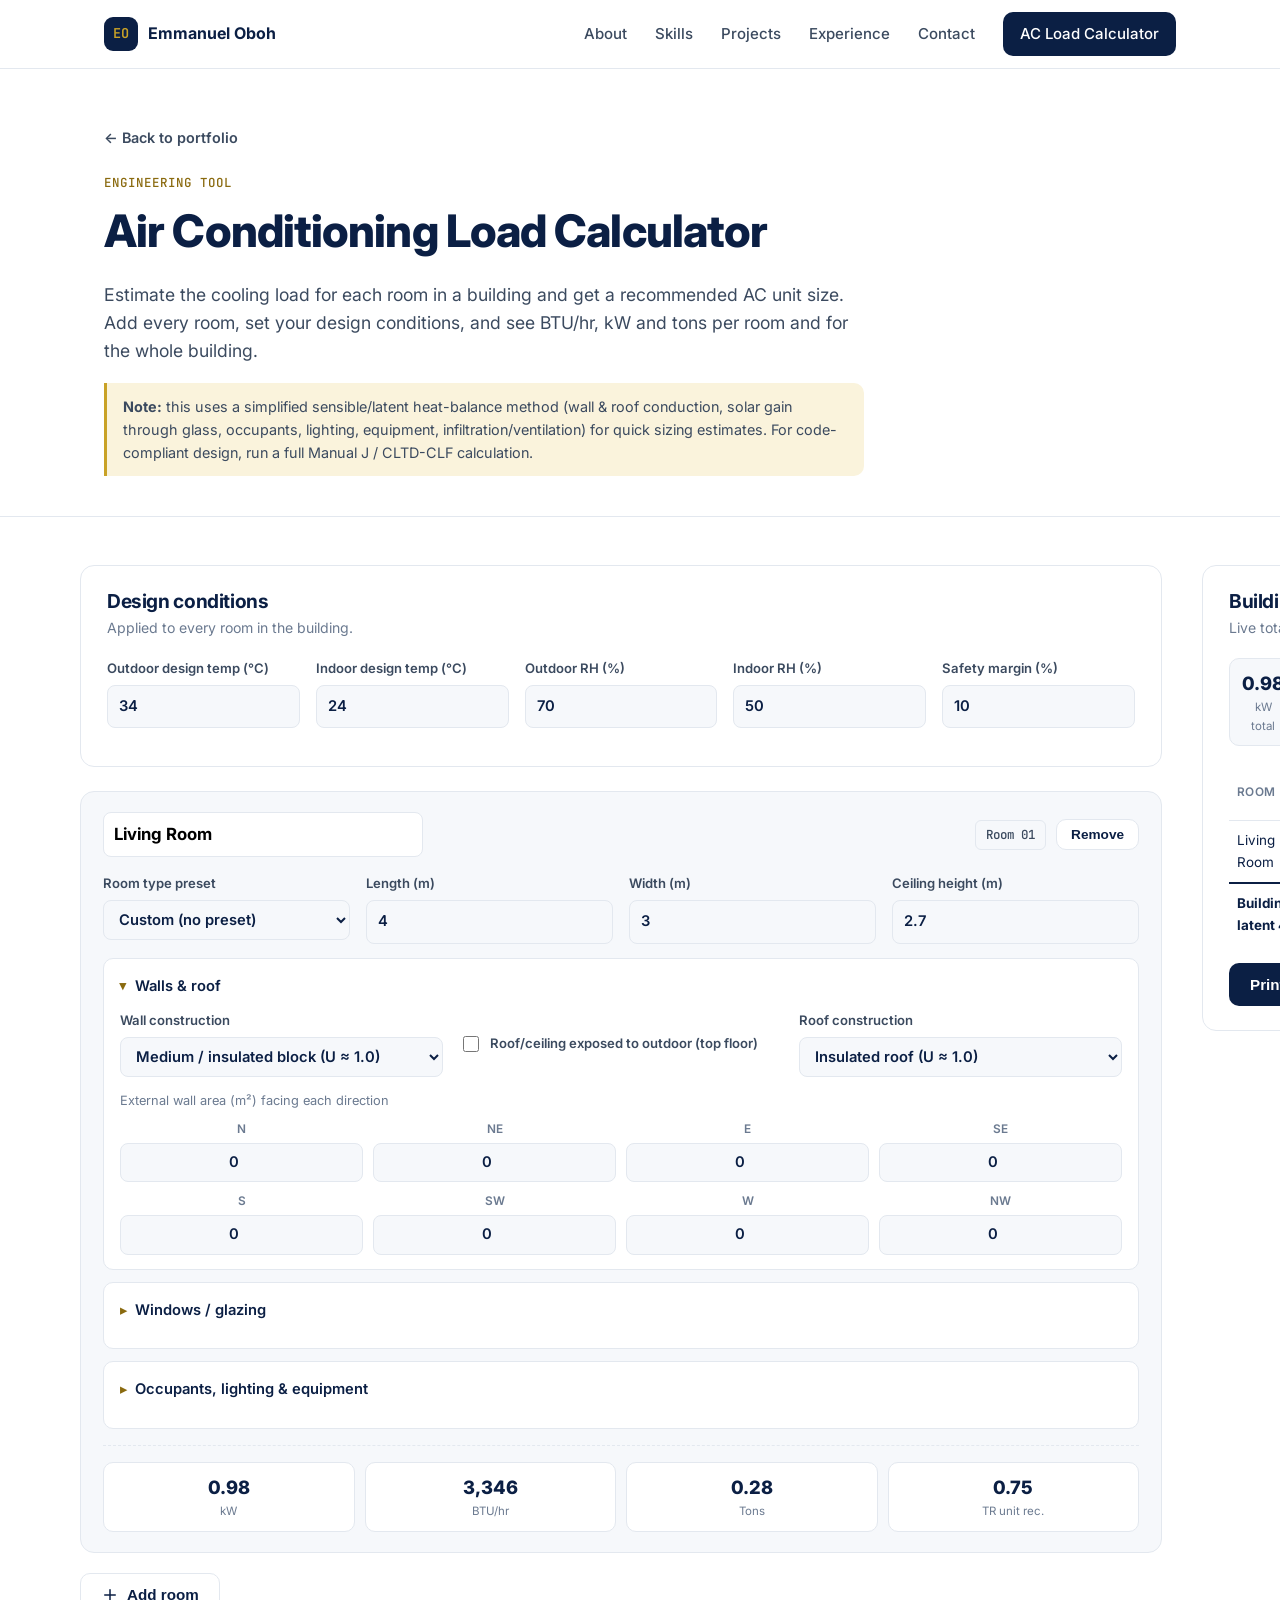
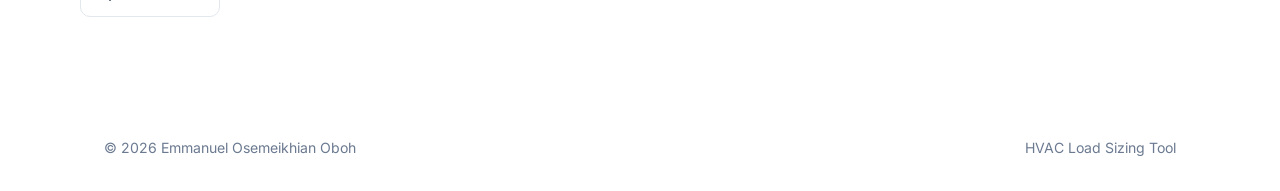
<file: tools/ac-load-calculator.html>
<!DOCTYPE html>
<html lang="en">
<head>
  <meta charset="UTF-8">
  <meta name="viewport" content="width=device-width, initial-scale=1.0">
  <title>AC Load Calculator | Emmanuel Oboh</title>
  <meta name="description" content="Free room-by-room air conditioning cooling load calculator. Estimate BTU/hr, kW and recommended AC unit size using a simplified ASHRAE-style heat balance.">
  <meta property="og:title" content="AC Load Calculator | Emmanuel Oboh">
  <meta property="og:description" content="Room-by-room air conditioning cooling load calculator — BTU/hr, kW, tons and recommended unit size.">
  <meta property="og:type" content="website">
  <meta property="og:url" content="https://obohemmanuel28.github.io/tools/ac-load-calculator.html">
  <link rel="canonical" href="https://obohemmanuel28.github.io/tools/ac-load-calculator.html">
  <link rel="icon" href="data:image/svg+xml,<svg xmlns='http://www.w3.org/2000/svg' viewBox='0 0 32 32'><rect width='32' height='32' rx='7' fill='%230b1f44'/><rect x='7' y='17' width='4' height='8' rx='1' fill='%23c9a227'/><rect x='14' y='11' width='4' height='14' rx='1' fill='white'/><rect x='21' y='7' width='4' height='18' rx='1' fill='white'/></svg>">
  <link rel="preconnect" href="https://fonts.googleapis.com">
  <link rel="preconnect" href="https://fonts.gstatic.com" crossorigin>
  <link href="https://fonts.googleapis.com/css2?family=Inter:wght@400;500;600;700;800&family=JetBrains+Mono:wght@500;600&display=swap" rel="stylesheet">
  <link rel="stylesheet" href="../css/style.css?v=2">
</head>
<body>

  <header class="nav">
    <div class="container nav-inner">
      <a href="../index.html" class="brand"><span class="brand-mark">EO</span> Emmanuel Oboh</a>
      <button class="nav-toggle" aria-label="Open menu" aria-expanded="false">
        <svg viewBox="0 0 24 24" fill="none" stroke="currentColor" stroke-width="2" stroke-linecap="round"><path d="M4 7h16M4 12h16M4 17h16"/></svg>
      </button>
      <nav class="nav-links">
        <a href="../index.html#about">About</a>
        <a href="../index.html#skills">Skills</a>
        <a href="../index.html#projects">Projects</a>
        <a href="../index.html#experience">Experience</a>
        <a href="../index.html#contact">Contact</a>
        <a href="ac-load-calculator.html" class="btn btn-primary">AC Load Calculator</a>
      </nav>
    </div>
  </header>

  <main>
    <section class="calc-hero">
      <div class="container">
        <a class="back-link" href="../index.html#projects">← Back to portfolio</a>
        <span class="eyebrow" style="display:block">Engineering Tool</span>
        <h1>Air Conditioning Load Calculator</h1>
        <p class="lead">Estimate the cooling load for each room in a building and get a recommended AC unit size. Add every room, set your design conditions, and see BTU/hr, kW and tons per room and for the whole building.</p>
        <p class="calc-note"><strong>Note:</strong> this uses a simplified sensible/latent heat-balance method (wall &amp; roof conduction, solar gain through glass, occupants, lighting, equipment, infiltration/ventilation) for quick sizing estimates. For code-compliant design, run a full Manual J / CLTD-CLF calculation.</p>
      </div>
    </section>

    <div class="container calc-layout">
      <div>
        <div class="calc-panel no-print">
          <h2>Design conditions</h2>
          <p class="sub">Applied to every room in the building.</p>
          <div id="building-form"></div>
        </div>

        <div id="rooms"></div>

        <button type="button" id="add-room" class="btn btn-ghost no-print">
          <svg viewBox="0 0 24 24" fill="none" stroke="currentColor" stroke-width="2" stroke-linecap="round" stroke-linejoin="round"><path d="M12 5v14M5 12h14"/></svg>
          Add room
        </button>
      </div>

      <aside class="calc-sidebar">
        <div class="calc-panel">
          <h2>Building summary</h2>
          <p class="sub">Live totals across all rooms.</p>
          <div id="summary"></div>
          <div class="calc-actions">
            <button type="button" id="print-report" class="btn btn-primary">Print / save report</button>
          </div>
        </div>
      </aside>
    </div>
  </main>

  <footer>
    <div class="container footer-inner">
      <span>© <span data-year></span> Emmanuel Osemeikhian Oboh</span>
      <span>HVAC Load Sizing Tool</span>
    </div>
  </footer>

  <script src="../js/ac-calculator.js?v=1"></script>
  <script src="../js/ac-calculator-ui.js?v=1"></script>
  <script>
    document.querySelectorAll("[data-year]").forEach(el => (el.textContent = new Date().getFullYear()));
    const toggle = document.querySelector(".nav-toggle");
    const links = document.querySelector(".nav-links");
    if (toggle && links) {
      toggle.addEventListener("click", () => {
        const open = links.classList.toggle("open");
        toggle.setAttribute("aria-expanded", open);
      });
    }
  </script>
</body>
</html>
</file>
<file: css/style.css>
/* ==========================================================
   Emmanuel Oboh — Data & BI Portfolio
   Clean, minimal, light "tech" theme
   ========================================================== */

:root {
  /* Brand tokens — change these to re-colour the whole site */
  --ink: #0b1f44;          /* primary text / navy blue */
  --ink-2: #3b4a5f;        /* secondary text */
  --ink-3: #6b7a90;        /* muted text */
  --accent: #c9a227;       /* gold accent (fills, highlights) */
  --accent-deep: #a8841a;  /* gold for large text on white */
  --accent-ink: #8a6a0f;   /* dark gold for small text on white */
  --accent-soft: #faf3dc;  /* accent tint */
  --navy: #1a3a6e;         /* navy blue for charts / highlights */
  --bg: #ffffff;
  --bg-2: #f6f8fb;         /* alt section background */
  --line: #e3e8ef;
  --card: #ffffff;
  --shadow: 0 1px 2px rgba(15, 27, 45, .04), 0 8px 24px rgba(15, 27, 45, .06);
  --radius: 14px;
  --maxw: 1120px;
  --font: "Inter", system-ui, -apple-system, "Segoe UI", Roboto, sans-serif;
  --mono: "JetBrains Mono", ui-monospace, "SFMono-Regular", Consolas, monospace;
}

* { box-sizing: border-box; }
html { scroll-behavior: smooth; scroll-padding-top: 80px; }
body {
  margin: 0;
  font-family: var(--font);
  color: var(--ink);
  background: var(--bg);
  line-height: 1.6;
  -webkit-font-smoothing: antialiased;
}
img { max-width: 100%; display: block; }
a { color: var(--accent-ink); text-decoration: none; }
a:hover { text-decoration: underline; }
h1, h2, h3, h4 { line-height: 1.2; margin: 0 0 .5em; letter-spacing: -0.02em; }
p { margin: 0 0 1em; }

.container { max-width: var(--maxw); margin: 0 auto; padding: 0 24px; }
section { padding: 88px 0; }
.section-alt { background: var(--bg-2); border-top: 1px solid var(--line); border-bottom: 1px solid var(--line); }

.eyebrow {
  font-family: var(--mono);
  font-size: .78rem;
  font-weight: 500;
  letter-spacing: .08em;
  text-transform: uppercase;
  color: var(--accent-ink);
  margin-bottom: 12px;
  display: inline-block;
}
.section-head { max-width: 680px; margin-bottom: 48px; }
.section-head h2 { font-size: clamp(1.7rem, 3vw, 2.3rem); }
.section-head p { color: var(--ink-2); font-size: 1.05rem; }

/* ---------- Buttons ---------- */
.btn {
  display: inline-flex; align-items: center; gap: 8px;
  padding: 12px 20px; border-radius: 10px;
  font-weight: 600; font-size: .95rem;
  border: 1px solid transparent; cursor: pointer;
  transition: transform .15s ease, background .15s ease, box-shadow .15s ease;
}
.btn:hover { text-decoration: none; transform: translateY(-1px); }
.btn-primary { background: var(--ink); color: #fff; }
.btn-primary:hover { background: var(--navy); box-shadow: var(--shadow); }
.btn-ghost { background: #fff; color: var(--ink); border-color: var(--line); }
.btn-ghost:hover { border-color: var(--ink-3); }
.btn svg { width: 18px; height: 18px; }

/* ---------- Nav ---------- */
.nav {
  position: sticky; top: 0; z-index: 50;
  background: rgba(255, 255, 255, .85);
  backdrop-filter: saturate(180%) blur(12px);
  border-bottom: 1px solid var(--line);
}
.nav-inner { display: flex; align-items: center; justify-content: space-between; height: 68px; }
.brand { display: flex; align-items: center; gap: 10px; color: var(--ink); font-weight: 700; }
.brand:hover { text-decoration: none; }
.brand-mark {
  width: 34px; height: 34px; border-radius: 9px;
  background: var(--ink); color: var(--accent);
  display: grid; place-items: center;
  font-family: var(--mono); font-size: .85rem; font-weight: 600;
}
.nav-links { display: flex; gap: 28px; align-items: center; }
.nav-links a { color: var(--ink-2); font-weight: 500; font-size: .94rem; }
.nav-links a:hover { color: var(--ink); text-decoration: none; }
.nav-links .btn { padding: 9px 16px; color: #fff; }
.nav-toggle { display: none; background: none; border: 0; padding: 8px; cursor: pointer; color: var(--ink); }
.nav-toggle svg { width: 24px; height: 24px; }

/* ---------- Hero ---------- */
.hero { padding: 96px 0 88px; position: relative; overflow: hidden; }
.hero::before {
  content: ""; position: absolute; inset: 0;
  background-image:
    linear-gradient(var(--line) 1px, transparent 1px),
    linear-gradient(90deg, var(--line) 1px, transparent 1px);
  background-size: 44px 44px;
  mask-image: radial-gradient(ellipse at 75% 30%, #000 0%, transparent 65%);
  -webkit-mask-image: radial-gradient(ellipse at 75% 30%, #000 0%, transparent 65%);
  opacity: .6; pointer-events: none;
}
.hero-grid { display: grid; grid-template-columns: 1.15fr .85fr; gap: 56px; align-items: center; position: relative; }
.hero h1 { font-size: clamp(2.3rem, 5vw, 3.6rem); font-weight: 800; margin-bottom: 18px; }
.hero h1 .accent { color: var(--accent-deep); }
.hero .lead { font-size: 1.15rem; color: var(--ink-2); max-width: 580px; margin-bottom: 28px; }
.hero-tags { display: flex; flex-wrap: wrap; gap: 8px; margin-bottom: 32px; }
.hero-cta { display: flex; flex-wrap: wrap; gap: 12px; }
.status-pill {
  display: inline-flex; align-items: center; gap: 8px;
  padding: 6px 12px; border-radius: 999px;
  background: var(--accent-soft); color: var(--accent-ink);
  font-size: .82rem; font-weight: 600; margin-bottom: 22px;
}
.status-pill .dot { width: 8px; height: 8px; border-radius: 50%; background: var(--accent); box-shadow: 0 0 0 4px rgba(201, 162, 39, .18); }

/* Hero dashboard illustration */
.hero-card {
  background: var(--card); border: 1px solid var(--line); border-radius: 18px;
  box-shadow: var(--shadow); padding: 22px;
}
.hc-head { display: flex; justify-content: space-between; align-items: center; margin-bottom: 18px; }
.hc-title { font-weight: 700; font-size: .95rem; }
.hc-sub { font-family: var(--mono); font-size: .72rem; color: var(--ink-3); }
.hc-kpis { display: grid; grid-template-columns: repeat(3, 1fr); gap: 10px; margin-bottom: 18px; }
.hc-kpi { background: var(--bg-2); border: 1px solid var(--line); border-radius: 10px; padding: 10px 12px; }
.hc-kpi .v { font-weight: 800; font-size: 1.25rem; }
.hc-kpi .l { font-size: .72rem; color: var(--ink-3); }
.hc-kpi .d { font-family: var(--mono); font-size: .7rem; color: var(--accent-ink); font-weight: 600; }
.hc-chart { width: 100%; height: auto; }

/* ---------- Tags / chips ---------- */
.tag {
  display: inline-block; font-size: .78rem; font-weight: 500;
  padding: 4px 10px; border-radius: 6px;
  background: var(--bg-2); border: 1px solid var(--line); color: var(--ink-2);
}
.tag.mono { font-family: var(--mono); }
.tag.accent { background: var(--accent-soft); border-color: transparent; color: var(--accent-ink); }

/* ---------- Stats strip ---------- */
.stats { display: grid; grid-template-columns: repeat(4, 1fr); gap: 0; border: 1px solid var(--line); border-radius: var(--radius); background: #fff; }
.stat { padding: 26px 24px; border-right: 1px solid var(--line); }
.stat:last-child { border-right: 0; }
.stat .num { font-size: 2rem; font-weight: 800; letter-spacing: -0.03em; }
.stat .num span { color: var(--accent); }
.stat .lbl { color: var(--ink-3); font-size: .9rem; }

/* ---------- About ---------- */
.about-grid { display: grid; grid-template-columns: 300px 1fr; gap: 56px; align-items: start; }
.avatar {
  width: 100%; aspect-ratio: 1 / 1; border-radius: 18px;
  background: linear-gradient(135deg, var(--ink) 0%, var(--navy) 60%, var(--accent) 140%);
  display: grid; place-items: center; color: #fff;
  font-size: 4.5rem; font-weight: 800; letter-spacing: -0.04em;
  box-shadow: var(--shadow); overflow: hidden;
}
.avatar img { width: 100%; height: 100%; object-fit: cover; object-position: center 30%; }
.avatar:has(img) { box-shadow: 0 0 0 4px #fff, 0 0 0 5px var(--accent), var(--shadow); }
.about-meta { margin-top: 18px; display: grid; gap: 10px; font-size: .92rem; color: var(--ink-2); }
.about-meta div { display: flex; gap: 10px; align-items: center; }
.about-meta svg { width: 18px; height: 18px; color: var(--accent-ink); flex: none; }
.about-body p { color: var(--ink-2); font-size: 1.04rem; }
.about-body p.big { color: var(--ink); font-size: 1.22rem; font-weight: 500; line-height: 1.5; }
.industries { display: flex; flex-wrap: wrap; gap: 8px; margin-top: 20px; }

/* ---------- Skills ---------- */
.skills-grid { display: grid; grid-template-columns: repeat(3, 1fr); gap: 20px; }
.skill-card { background: #fff; border: 1px solid var(--line); border-radius: var(--radius); padding: 26px; }
.skill-card h3 { font-size: 1.05rem; display: flex; align-items: center; gap: 10px; }
.skill-card h3 .ic { width: 34px; height: 34px; border-radius: 9px; background: var(--accent-soft); color: var(--accent-ink); display: grid; place-items: center; }
.skill-card h3 .ic svg { width: 18px; height: 18px; }
.skill-list { display: flex; flex-wrap: wrap; gap: 8px; margin-top: 14px; }

/* ---------- Projects ---------- */
.filters { display: flex; flex-wrap: wrap; gap: 8px; margin-bottom: 28px; }
.filter-btn {
  font: inherit; font-size: .88rem; font-weight: 500;
  padding: 7px 14px; border-radius: 999px;
  border: 1px solid var(--line); background: #fff; color: var(--ink-2); cursor: pointer;
}
.filter-btn:hover { border-color: var(--ink-3); }
.filter-btn.active { background: var(--ink); color: #fff; border-color: var(--ink); }

.projects-grid { display: grid; grid-template-columns: repeat(3, 1fr); gap: 22px; }
.project-card {
  display: flex; flex-direction: column;
  background: #fff; border: 1px solid var(--line); border-radius: var(--radius);
  overflow: hidden; color: inherit;
  transition: transform .18s ease, box-shadow .18s ease, border-color .18s ease;
}
.project-card:hover { transform: translateY(-3px); box-shadow: var(--shadow); border-color: #cfd8e3; text-decoration: none; }
.pc-thumb {
  aspect-ratio: 16 / 9; background: var(--bg-2); border-bottom: 1px solid var(--line);
  position: relative; overflow: hidden;
}
.pc-thumb img { width: 100%; height: 100%; object-fit: cover; }
.pc-thumb svg { width: 100%; height: 100%; }
.pc-num { position: absolute; top: 12px; left: 12px; font-family: var(--mono); font-size: .72rem; font-weight: 600; background: #fff; border: 1px solid var(--line); padding: 3px 8px; border-radius: 6px; color: var(--ink-2); }
.pc-body { padding: 20px 22px 22px; display: flex; flex-direction: column; gap: 10px; flex: 1; }
.pc-domain { font-family: var(--mono); font-size: .72rem; text-transform: uppercase; letter-spacing: .07em; color: var(--accent-ink); font-weight: 600; }
.pc-body h3 { font-size: 1.1rem; margin: 0; }
.pc-body p { color: var(--ink-2); font-size: .93rem; margin: 0; }
.pc-tools { display: flex; flex-wrap: wrap; gap: 6px; margin-top: auto; padding-top: 8px; }
.pc-link { font-weight: 600; font-size: .9rem; color: var(--ink); display: inline-flex; align-items: center; gap: 6px; }
.project-card:hover .pc-link { color: var(--accent-ink); }

/* ---------- Experience timeline ---------- */
.timeline { position: relative; display: grid; gap: 22px; }
.tl-item { display: grid; grid-template-columns: 200px 1fr; gap: 32px; background: #fff; border: 1px solid var(--line); border-radius: var(--radius); padding: 26px 28px; }
.tl-date { font-family: var(--mono); font-size: .82rem; color: var(--ink-3); padding-top: 3px; }
.tl-item h3 { font-size: 1.1rem; margin-bottom: 10px; }
.tl-item ul { margin: 0; padding-left: 18px; color: var(--ink-2); }
.tl-item li { margin-bottom: 6px; }
.tl-item li::marker { color: var(--accent); }

.creds { display: grid; grid-template-columns: 1fr 1fr; gap: 22px; margin-top: 22px; }
.cred-card { background: #fff; border: 1px solid var(--line); border-radius: var(--radius); padding: 26px 28px; }
.cred-card h3 { font-size: 1rem; margin-bottom: 16px; }
.cred { display: flex; justify-content: space-between; gap: 16px; padding: 12px 0; border-top: 1px solid var(--line); }
.cred:first-of-type { border-top: 0; padding-top: 0; }
.cred strong { display: block; font-size: .96rem; }
.cred span { color: var(--ink-3); font-size: .88rem; }
.cred .yr { font-family: var(--mono); font-size: .8rem; color: var(--ink-3); white-space: nowrap; }

/* ---------- Contact ---------- */
.contact-card {
  background: var(--ink); color: #fff; border-radius: 22px; padding: 56px;
  display: grid; grid-template-columns: 1.2fr 1fr; gap: 40px; align-items: center;
  position: relative; overflow: hidden;
}
.contact-card::after {
  content: ""; position: absolute; right: -80px; top: -80px; width: 320px; height: 320px;
  border-radius: 50%; background: radial-gradient(circle, rgba(201, 162, 39, .45), transparent 70%);
}
.contact-card h2 { font-size: clamp(1.8rem, 3vw, 2.4rem); color: #fff; }
.contact-card p { color: #c5cfdd; }
.contact-card .eyebrow { color: #e0bf5a; }
.contact-links { display: grid; gap: 12px; position: relative; z-index: 1; }
.contact-link {
  display: flex; align-items: center; gap: 14px;
  padding: 14px 18px; border-radius: 12px;
  background: rgba(255, 255, 255, .06); border: 1px solid rgba(255, 255, 255, .12);
  color: #fff; font-weight: 500; transition: background .15s ease;
}
.contact-link:hover { background: rgba(255, 255, 255, .12); text-decoration: none; }
.contact-link svg { width: 20px; height: 20px; color: #e0bf5a; flex: none; }
.contact-link small { display: block; color: #9fb0c6; font-size: .78rem; font-weight: 400; }

/* ---------- Footer ---------- */
footer { padding: 32px 0; color: var(--ink-3); font-size: .88rem; }
.footer-inner { display: flex; justify-content: space-between; flex-wrap: wrap; gap: 12px; }

/* ---------- Case study page ---------- */
.cs-hero { padding: 56px 0 40px; border-bottom: 1px solid var(--line); }
.back-link { display: inline-flex; align-items: center; gap: 6px; font-weight: 600; font-size: .9rem; color: var(--ink-2); margin-bottom: 24px; }
.cs-hero h1 { font-size: clamp(2rem, 4vw, 2.8rem); font-weight: 800; }
.cs-hero .lead { font-size: 1.12rem; color: var(--ink-2); max-width: 760px; }
.cs-role {
  max-width: 760px; margin: 4px 0 0; padding: 12px 16px;
  background: var(--accent-soft); border-left: 3px solid var(--accent); border-radius: 0 10px 10px 0;
  color: var(--ink-2); font-size: .95rem;
}
.cs-role strong { color: var(--ink); }
.cs-meta { display: grid; grid-template-columns: repeat(4, 1fr); gap: 16px; margin-top: 32px; }
.cs-meta div { border: 1px solid var(--line); border-radius: 12px; padding: 14px 16px; background: #fff; }
.cs-meta dt { font-family: var(--mono); font-size: .7rem; text-transform: uppercase; letter-spacing: .07em; color: var(--ink-3); margin-bottom: 4px; }
.cs-meta dd { margin: 0; font-weight: 600; font-size: .95rem; }
.cs-body { display: grid; grid-template-columns: 220px 1fr; gap: 56px; padding-top: 56px; padding-bottom: 88px; }
.cs-toc { position: sticky; top: 96px; align-self: start; display: grid; gap: 4px; }
.cs-toc a { color: var(--ink-3); font-size: .9rem; padding: 6px 12px; border-left: 2px solid var(--line); }
.cs-toc a:hover { color: var(--ink); border-left-color: var(--accent); text-decoration: none; }
.cs-section { margin-bottom: 48px; }
.cs-section h2 { font-size: 1.45rem; }
.cs-section p, .cs-section li { color: var(--ink-2); }
.placeholder {
  border: 1.5px dashed #c9d3df; border-radius: 12px; padding: 18px 20px;
  color: var(--ink-3); background: var(--bg-2); font-size: .93rem;
}
.placeholder strong { color: var(--ink-2); }
.insights { display: grid; grid-template-columns: repeat(2, 1fr); gap: 16px; }
.insight { border: 1px solid var(--line); border-radius: 12px; padding: 18px 20px; background: #fff; }
.insight .v { font-size: 1.6rem; font-weight: 800; color: var(--accent-ink); }
.gallery { display: grid; gap: 18px; }
.gallery figure { margin: 0; border: 1px solid var(--line); border-radius: 12px; overflow: hidden; background: #fff; }
.gallery figcaption { padding: 10px 14px; font-size: .85rem; color: var(--ink-3); border-top: 1px solid var(--line); }
.cs-links { display: flex; flex-wrap: wrap; gap: 12px; }
.cs-nav { display: flex; justify-content: space-between; gap: 16px; border-top: 1px solid var(--line); padding-top: 28px; }
.cs-nav a { font-weight: 600; }

/* ---------- Reveal animation ---------- */
.reveal { opacity: 0; transform: translateY(14px); transition: opacity .6s ease, transform .6s ease; }
.reveal.in { opacity: 1; transform: none; }
@media (prefers-reduced-motion: reduce) {
  .reveal { opacity: 1; transform: none; transition: none; }
  html { scroll-behavior: auto; }
}

/* ---------- AC Load Calculator ---------- */
.calc-hero { padding: 56px 0 40px; border-bottom: 1px solid var(--line); }
.calc-hero h1 { font-size: clamp(2rem, 4vw, 2.8rem); font-weight: 800; }
.calc-hero .lead { font-size: 1.1rem; color: var(--ink-2); max-width: 760px; }
.calc-note {
  max-width: 760px; margin: 16px 0 0; padding: 12px 16px;
  background: var(--accent-soft); border-left: 3px solid var(--accent); border-radius: 0 10px 10px 0;
  color: var(--ink-2); font-size: .9rem;
}

.calc-layout { display: grid; grid-template-columns: 1fr 340px; gap: 40px; align-items: start; padding: 48px 0 88px; }
.calc-panel { background: #fff; border: 1px solid var(--line); border-radius: var(--radius); padding: 24px 26px; margin-bottom: 24px; }
.calc-panel h2 { font-size: 1.2rem; margin-bottom: 4px; }
.calc-panel .sub { color: var(--ink-3); font-size: .88rem; margin-bottom: 18px; }

.calc-field-row { display: grid; grid-template-columns: repeat(auto-fit, minmax(150px, 1fr)); gap: 14px 16px; margin-bottom: 14px; }
.calc-field-row label { display: flex; flex-direction: column; gap: 6px; font-size: .82rem; font-weight: 600; color: var(--ink-2); }
.calc-field-row input, .calc-field-row select,
.calc-orient-cell input {
  font: inherit; padding: 9px 11px; border-radius: 8px; border: 1px solid var(--line);
  background: var(--bg-2); color: var(--ink); font-size: .92rem;
}
.calc-field-row input:focus, .calc-field-row select:focus, .calc-orient-cell input:focus {
  outline: 2px solid var(--accent); outline-offset: 1px; background: #fff;
}
.calc-check { flex-direction: row !important; align-items: center; gap: 8px !important; }
.calc-check input { width: 16px; height: 16px; }

.calc-room { border: 1px solid var(--line); border-radius: var(--radius); padding: 20px 22px; margin-bottom: 20px; background: var(--bg-2); }
.calc-room-head { display: flex; justify-content: space-between; align-items: center; gap: 12px; margin-bottom: 16px; }
.calc-room-name { font: inherit; font-weight: 700; font-size: 1.05rem; padding: 8px 10px; border-radius: 8px; border: 1px solid var(--line); background: #fff; flex: 1; max-width: 320px; }
.calc-room-head-actions { display: flex; align-items: center; gap: 10px; }
.calc-room-head-actions .btn { padding: 7px 14px; font-size: .85rem; }

.calc-details { border: 1px solid var(--line); border-radius: 10px; background: #fff; padding: 4px 16px 14px; margin-bottom: 12px; }
.calc-details summary { cursor: pointer; padding: 12px 0; font-weight: 600; font-size: .92rem; color: var(--ink); list-style: none; display: flex; align-items: center; }
.calc-details summary::before { content: "▸"; margin-right: 8px; color: var(--accent-ink); transition: transform .15s ease; }
.calc-details[open] summary::before { transform: rotate(90deg); }
.calc-details summary::-webkit-details-marker { display: none; }
.calc-hint { font-size: .8rem; color: var(--ink-3); margin: 4px 0 8px; }

.calc-orient-grid { display: grid; grid-template-columns: repeat(4, 1fr); gap: 10px; }
.calc-orient-cell { display: flex; flex-direction: column; gap: 4px; font-size: .74rem; font-weight: 600; color: var(--ink-3); text-align: center; }
.calc-orient-cell input { text-align: center; padding: 7px 6px; }

.calc-room-result { border-top: 1px dashed var(--line); margin-top: 16px; padding-top: 16px; }
.calc-result-kpis, .calc-summary-kpis { display: grid; grid-template-columns: repeat(4, 1fr); gap: 10px; }
.calc-result-kpis div, .calc-summary-kpis div { background: #fff; border: 1px solid var(--line); border-radius: 10px; padding: 10px 12px; text-align: center; }
.calc-summary-kpis div { background: var(--bg-2); }
.calc-result-kpis .v, .calc-summary-kpis .v { display: block; font-weight: 800; font-size: 1.15rem; color: var(--ink); }
.calc-result-kpis .l, .calc-summary-kpis .l { display: block; font-size: .72rem; color: var(--ink-3); }

.calc-sidebar { position: sticky; top: 88px; }
.calc-summary-table { width: 100%; border-collapse: collapse; margin-top: 18px; font-size: .84rem; }
.calc-summary-table th, .calc-summary-table td { text-align: left; padding: 9px 8px; border-bottom: 1px solid var(--line); }
.calc-summary-table th { color: var(--ink-3); font-weight: 600; font-size: .74rem; text-transform: uppercase; letter-spacing: .04em; }
.calc-summary-table tfoot td { font-weight: 700; border-top: 2px solid var(--ink); border-bottom: none; }
.calc-actions { display: flex; flex-direction: column; gap: 10px; margin-top: 18px; }

@media (max-width: 980px) {
  .calc-layout { grid-template-columns: 1fr; }
  .calc-sidebar { position: static; }
}
@media (max-width: 600px) {
  .calc-orient-grid { grid-template-columns: repeat(2, 1fr); }
  .calc-result-kpis, .calc-summary-kpis { grid-template-columns: repeat(2, 1fr); }
}
@media print {
  .nav, .no-print, .calc-actions, footer { display: none !important; }
  .calc-layout { grid-template-columns: 1fr; }
  .calc-details { break-inside: avoid; }
}

/* ---------- Responsive ---------- */
@media (max-width: 980px) {
  .hero-grid, .about-grid, .contact-card { grid-template-columns: 1fr; }
  .about-grid .avatar { max-width: 220px; }
  .skills-grid, .projects-grid { grid-template-columns: repeat(2, 1fr); }
  .stats { grid-template-columns: repeat(2, 1fr); }
  .stat:nth-child(2) { border-right: 0; }
  .stat:nth-child(-n+2) { border-bottom: 1px solid var(--line); }
  .cs-body { grid-template-columns: 1fr; }
  .cs-toc { display: none; }
  .cs-meta { grid-template-columns: repeat(2, 1fr); }
}
@media (max-width: 720px) {
  section { padding: 64px 0; }
  .container { padding: 0 16px; }
  .nav-links {
    display: none; position: absolute; top: 68px; left: 0; right: 0;
    flex-direction: column; align-items: stretch; gap: 0;
    background: #fff; border-bottom: 1px solid var(--line); padding: 8px 16px 16px;
  }
  .nav-links.open { display: flex; }
  .nav-links a { padding: 12px 4px; border-bottom: 1px solid var(--line); }
  .nav-links .btn { margin-top: 12px; justify-content: center; border-bottom: 0; }
  .nav-toggle { display: block; }
  .skills-grid, .projects-grid, .creds, .insights { grid-template-columns: 1fr; }
  .tl-item { grid-template-columns: 1fr; gap: 6px; padding: 22px; }
  .contact-card { padding: 36px 24px; }
  .hero { padding: 64px 0 56px; }
  .hc-kpi .v { font-size: 1.05rem; }
}
</file>
